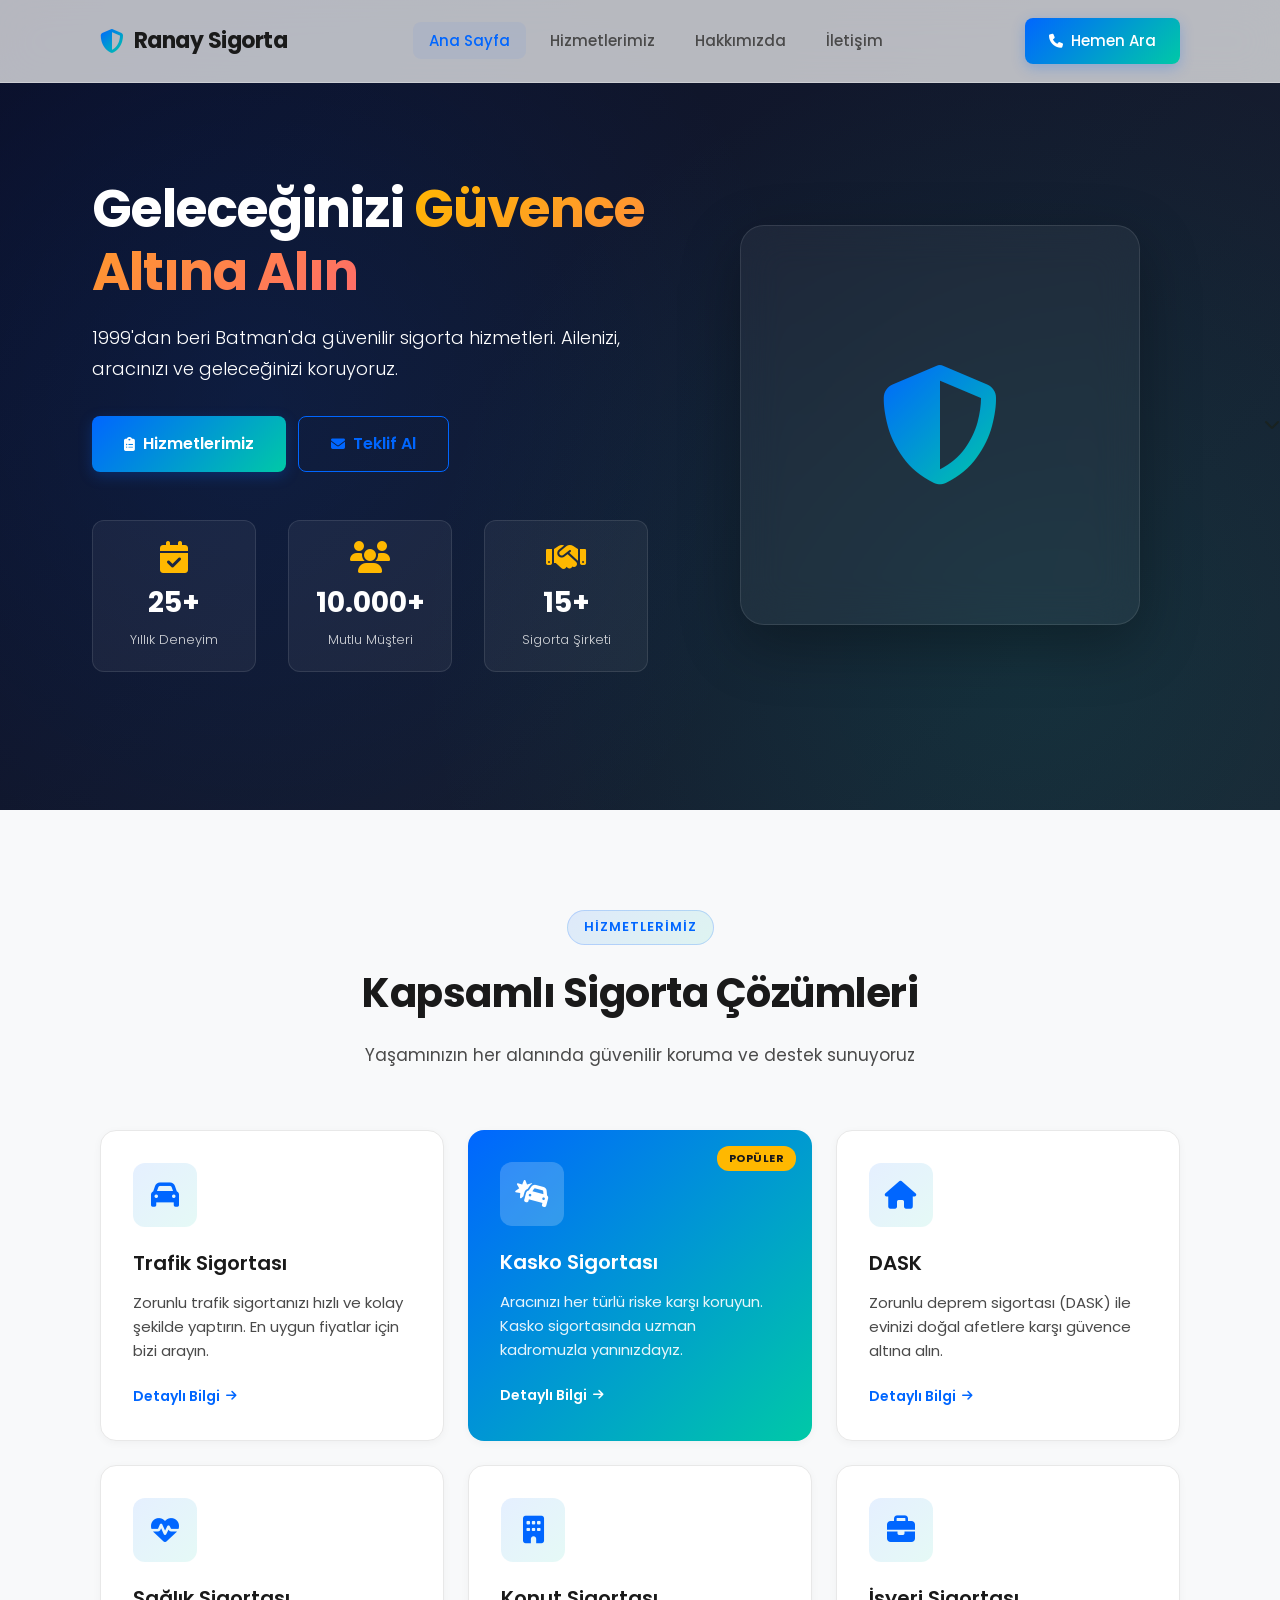
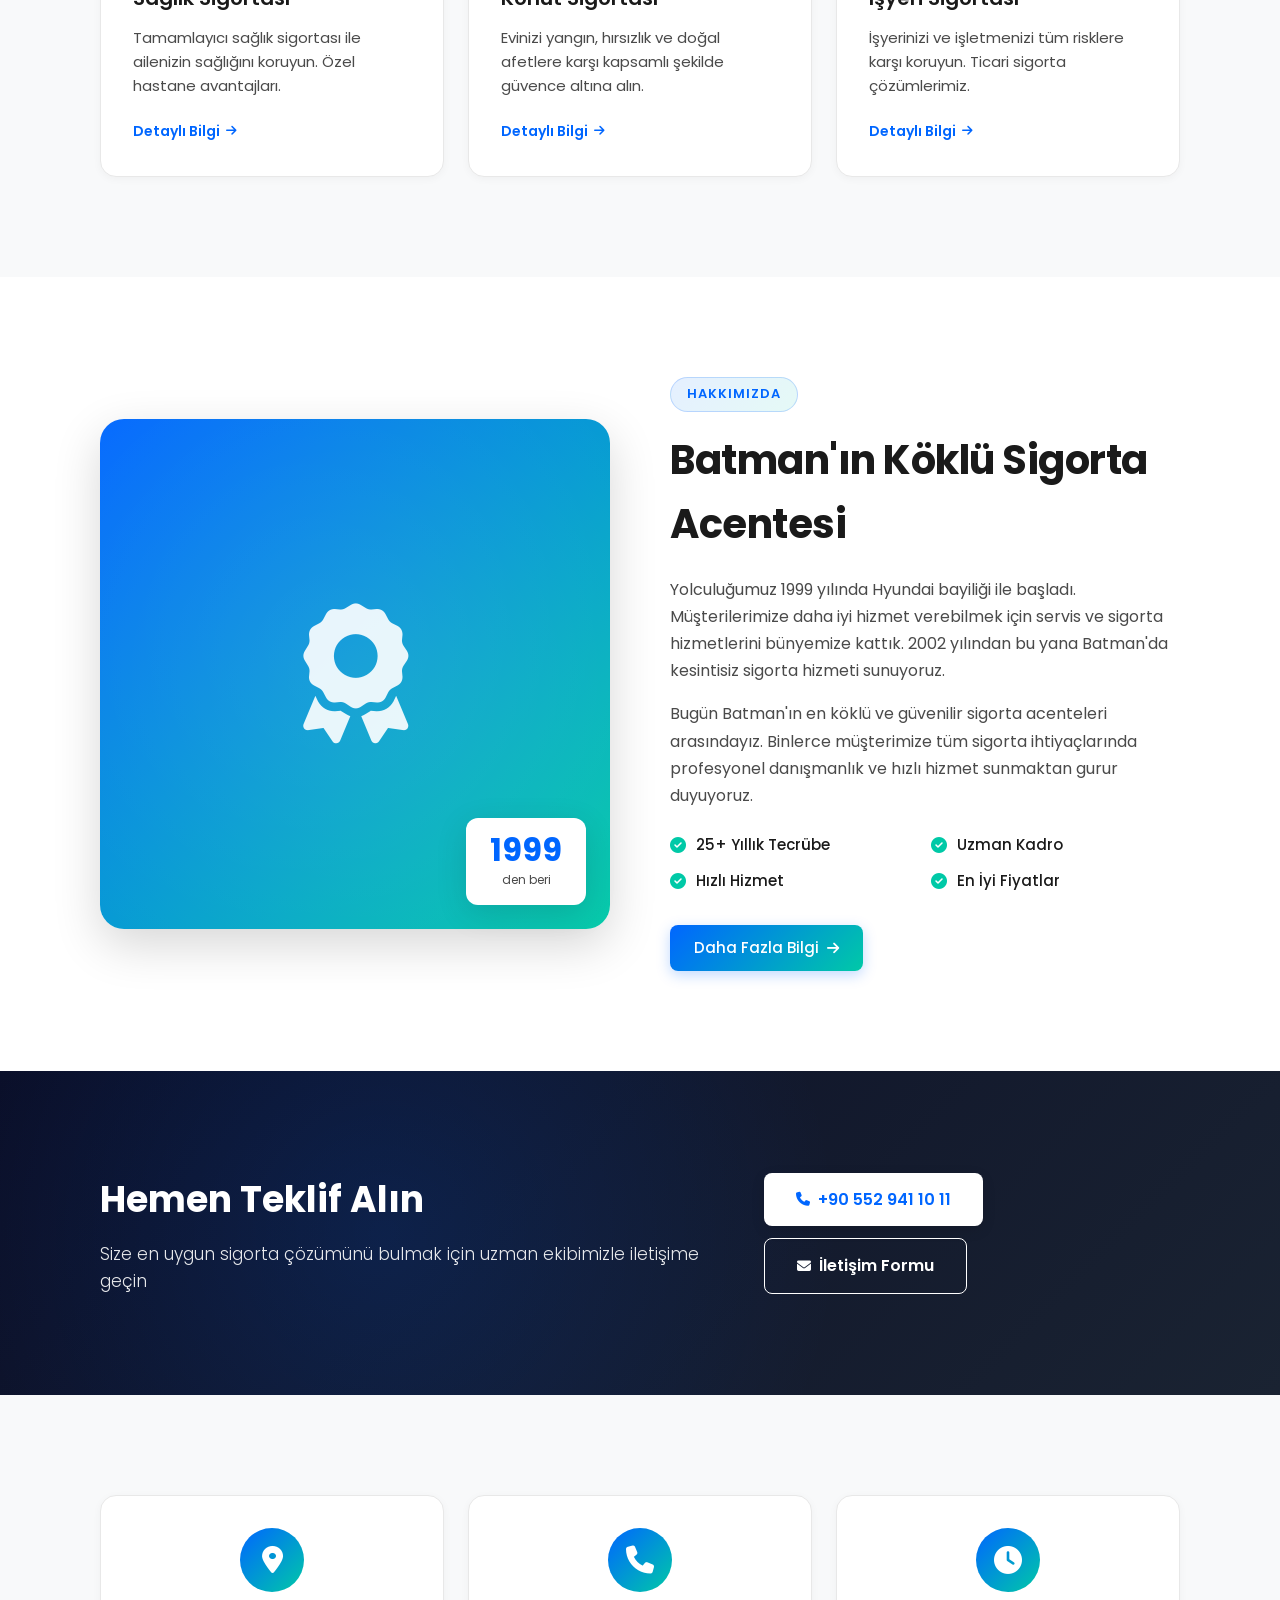
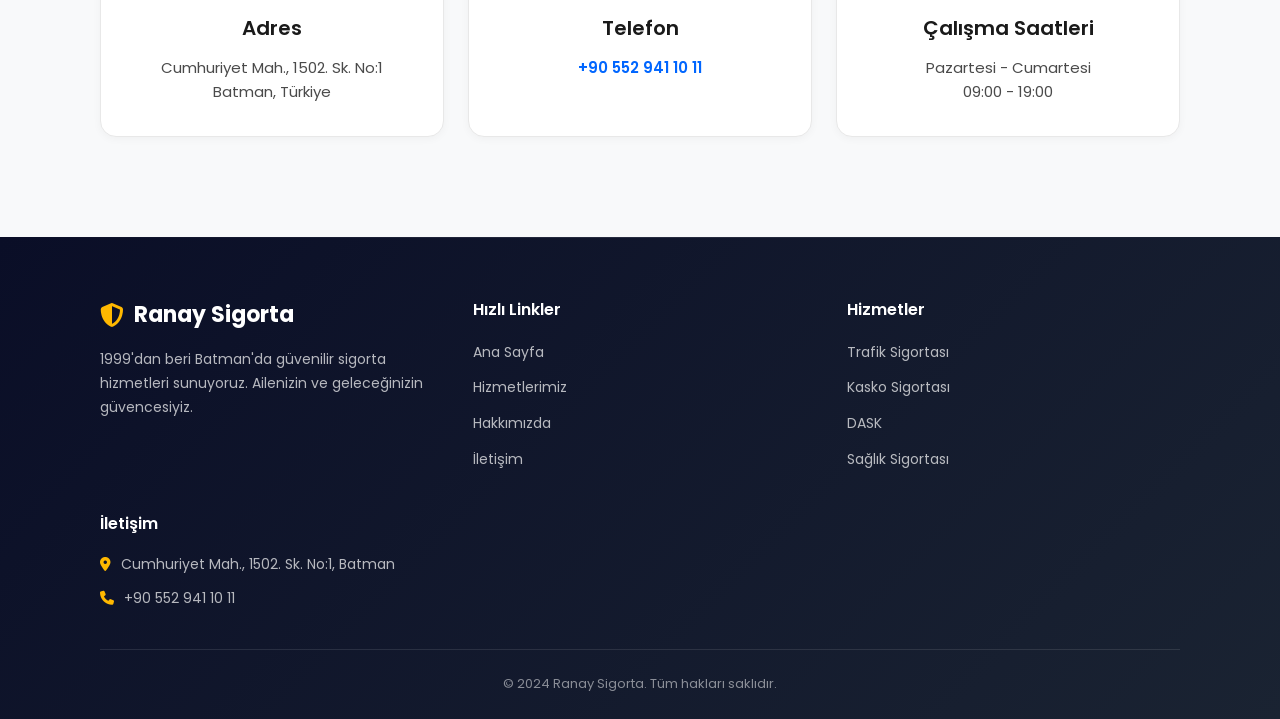
<file: index.html>
<!DOCTYPE html>
<html lang="tr">
<head>
    <meta charset="UTF-8">
    <meta name="viewport" content="width=device-width, initial-scale=1.0">
    <meta name="description" content="Ranay Sigorta - Batman'da 2002'den beri güvenilir sigorta hizmetleri. Trafik, Kasko, Dask, Sağlık ve tüm sigorta çözümleri.">
    <meta name="keywords" content="sigorta, batman, ranay sigorta, trafik sigortası, kasko, dask, sağlık sigortası">
    <title>Ranay Sigorta - Batman'ın Güvenilir Sigorta Acentesi</title>

    <!-- Fonts -->
    <link rel="preconnect" href="https://fonts.googleapis.com">
    <link rel="preconnect" href="https://fonts.gstatic.com" crossorigin>
    <link href="https://fonts.googleapis.com/css2?family=Poppins:wght@300;400;500;600;700&display=swap" rel="stylesheet">

    <!-- Font Awesome Icons -->
    <link rel="stylesheet" href="https://cdnjs.cloudflare.com/ajax/libs/font-awesome/6.4.0/css/all.min.css">

    <!-- CSS -->
    <link rel="stylesheet" href="css/style.css">
</head>
<body>

    <!-- Navigation -->
    <nav class="navbar" id="navbar">
        <div class="container">
            <div class="nav-wrapper">
                <a href="index.html" class="logo">
                    <i class="fas fa-shield-alt"></i>
                    <span>Ranay Sigorta</span>
                </a>

                <ul class="nav-menu" id="navMenu">
                    <li><a href="index.html" class="nav-link active">Ana Sayfa</a></li>
                    <li><a href="hizmetler.html" class="nav-link">Hizmetlerimiz</a></li>
                    <li><a href="hakkimizda.html" class="nav-link">Hakkımızda</a></li>
                    <li><a href="iletisim.html" class="nav-link">İletişim</a></li>
                </ul>

                <div class="nav-actions">
                    <a href="tel:+905529411011" class="btn btn-primary">
                        <i class="fas fa-phone"></i> Hemen Ara
                    </a>
                    <button class="mobile-menu-toggle" id="mobileMenuToggle">
                        <span></span>
                        <span></span>
                        <span></span>
                    </button>
                </div>
            </div>
        </div>
    </nav>

    <!-- Hero Section -->
    <section class="hero">
        <div class="hero-background">
            <div class="hero-overlay"></div>
        </div>
        <div class="container">
            <div class="hero-content">
                <div class="hero-text">
                    <h1 class="hero-title animate-fade-in">
                        Geleceğinizi <span class="highlight">Güvence Altına Alın</span>
                    </h1>
                    <p class="hero-subtitle animate-fade-in-delay-1">
                        1999'dan beri Batman'da güvenilir sigorta hizmetleri.
                        Ailenizi, aracınızı ve geleceğinizi koruyoruz.
                    </p>
                    <div class="hero-buttons animate-fade-in-delay-2">
                        <a href="hizmetler.html" class="btn btn-primary btn-lg">
                            <i class="fas fa-clipboard-list"></i> Hizmetlerimiz
                        </a>
                        <a href="iletisim.html" class="btn btn-outline btn-lg">
                            <i class="fas fa-envelope"></i> Teklif Al
                        </a>
                    </div>
                    <div class="hero-stats animate-fade-in-delay-3">
                        <div class="stat-item">
                            <i class="fas fa-calendar-check"></i>
                            <div class="stat-content">
                                <h3>25+</h3>
                                <p>Yıllık Deneyim</p>
                            </div>
                        </div>
                        <div class="stat-item">
                            <i class="fas fa-users"></i>
                            <div class="stat-content">
                                <h3>10.000+</h3>
                                <p>Mutlu Müşteri</p>
                            </div>
                        </div>
                        <div class="stat-item">
                            <i class="fas fa-handshake"></i>
                            <div class="stat-content">
                                <h3>15+</h3>
                                <p>Sigorta Şirketi</p>
                            </div>
                        </div>
                    </div>
                </div>
                <div class="hero-image animate-float">
                    <div class="hero-card">
                        <i class="fas fa-shield-alt"></i>
                    </div>
                </div>
            </div>
        </div>
        <div class="hero-scroll">
            <i class="fas fa-chevron-down"></i>
        </div>
    </section>

    <!-- Services Section -->
    <section class="services" id="services">
        <div class="container">
            <div class="section-header">
                <span class="section-tag">Hizmetlerimiz</span>
                <h2 class="section-title">Kapsamlı Sigorta Çözümleri</h2>
                <p class="section-description">
                    Yaşamınızın her alanında güvenilir koruma ve destek sunuyoruz
                </p>
            </div>

            <div class="services-grid">
                <div class="service-card">
                    <div class="service-icon">
                        <i class="fas fa-car"></i>
                    </div>
                    <h3 class="service-title">Trafik Sigortası</h3>
                    <p class="service-description">
                        Zorunlu trafik sigortanızı hızlı ve kolay şekilde yaptırın. En uygun fiyatlar için bizi arayın.
                    </p>
                    <a href="hizmetler.html#trafik" class="service-link">
                        Detaylı Bilgi <i class="fas fa-arrow-right"></i>
                    </a>
                </div>

                <div class="service-card featured">
                    <div class="featured-badge">Popüler</div>
                    <div class="service-icon">
                        <i class="fas fa-car-crash"></i>
                    </div>
                    <h3 class="service-title">Kasko Sigortası</h3>
                    <p class="service-description">
                        Aracınızı her türlü riske karşı koruyun. Kasko sigortasında uzman kadromuzla yanınızdayız.
                    </p>
                    <a href="hizmetler.html#kasko" class="service-link">
                        Detaylı Bilgi <i class="fas fa-arrow-right"></i>
                    </a>
                </div>

                <div class="service-card">
                    <div class="service-icon">
                        <i class="fas fa-home"></i>
                    </div>
                    <h3 class="service-title">DASK</h3>
                    <p class="service-description">
                        Zorunlu deprem sigortası (DASK) ile evinizi doğal afetlere karşı güvence altına alın.
                    </p>
                    <a href="hizmetler.html#dask" class="service-link">
                        Detaylı Bilgi <i class="fas fa-arrow-right"></i>
                    </a>
                </div>

                <div class="service-card">
                    <div class="service-icon">
                        <i class="fas fa-heartbeat"></i>
                    </div>
                    <h3 class="service-title">Sağlık Sigortası</h3>
                    <p class="service-description">
                        Tamamlayıcı sağlık sigortası ile ailenizin sağlığını koruyun. Özel hastane avantajları.
                    </p>
                    <a href="hizmetler.html#saglik" class="service-link">
                        Detaylı Bilgi <i class="fas fa-arrow-right"></i>
                    </a>
                </div>

                <div class="service-card">
                    <div class="service-icon">
                        <i class="fas fa-building"></i>
                    </div>
                    <h3 class="service-title">Konut Sigortası</h3>
                    <p class="service-description">
                        Evinizi yangın, hırsızlık ve doğal afetlere karşı kapsamlı şekilde güvence altına alın.
                    </p>
                    <a href="hizmetler.html#konut" class="service-link">
                        Detaylı Bilgi <i class="fas fa-arrow-right"></i>
                    </a>
                </div>

                <div class="service-card">
                    <div class="service-icon">
                        <i class="fas fa-briefcase"></i>
                    </div>
                    <h3 class="service-title">İşyeri Sigortası</h3>
                    <p class="service-description">
                        İşyerinizi ve işletmenizi tüm risklere karşı koruyun. Ticari sigorta çözümlerimiz.
                    </p>
                    <a href="hizmetler.html#isyeri" class="service-link">
                        Detaylı Bilgi <i class="fas fa-arrow-right"></i>
                    </a>
                </div>
            </div>
        </div>
    </section>

    <!-- About Section -->
    <section class="about" id="about">
        <div class="container">
            <div class="about-wrapper">
                <div class="about-image">
                    <div class="about-image-card">
                        <i class="fas fa-award"></i>
                    </div>
                    <div class="about-badge">
                        <span class="badge-year">1999</span>
                        <span class="badge-text">den beri</span>
                    </div>
                </div>
                <div class="about-content">
                    <span class="section-tag">Hakkımızda</span>
                    <h2 class="section-title">Batman'ın Köklü Sigorta Acentesi</h2>
                    <p class="about-text">
                        Yolculuğumuz 1999 yılında Hyundai bayiliği ile başladı. Müşterilerimize daha iyi hizmet verebilmek için servis ve sigorta hizmetlerini bünyemize kattık. 2002 yılından bu yana Batman'da kesintisiz sigorta hizmeti sunuyoruz.
                    </p>
                    <p class="about-text">
                        Bugün Batman'ın en köklü ve güvenilir sigorta acenteleri arasındayız. Binlerce müşterimize tüm sigorta ihtiyaçlarında profesyonel danışmanlık ve hızlı hizmet sunmaktan gurur duyuyoruz.
                    </p>

                    <div class="about-features">
                        <div class="feature-item">
                            <i class="fas fa-check-circle"></i>
                            <span>25+ Yıllık Tecrübe</span>
                        </div>
                        <div class="feature-item">
                            <i class="fas fa-check-circle"></i>
                            <span>Uzman Kadro</span>
                        </div>
                        <div class="feature-item">
                            <i class="fas fa-check-circle"></i>
                            <span>Hızlı Hizmet</span>
                        </div>
                        <div class="feature-item">
                            <i class="fas fa-check-circle"></i>
                            <span>En İyi Fiyatlar</span>
                        </div>
                    </div>

                    <a href="hakkimizda.html" class="btn btn-primary">
                        Daha Fazla Bilgi <i class="fas fa-arrow-right"></i>
                    </a>
                </div>
            </div>
        </div>
    </section>

    <!-- CTA Section -->
    <section class="cta">
        <div class="container">
            <div class="cta-content">
                <div class="cta-text">
                    <h2 class="cta-title">Hemen Teklif Alın</h2>
                    <p class="cta-description">
                        Size en uygun sigorta çözümünü bulmak için uzman ekibimizle iletişime geçin
                    </p>
                </div>
                <div class="cta-actions">
                    <a href="tel:+905529411011" class="btn btn-white btn-lg">
                        <i class="fas fa-phone"></i> +90 552 941 10 11
                    </a>
                    <a href="iletisim.html" class="btn btn-outline-white btn-lg">
                        <i class="fas fa-envelope"></i> İletişim Formu
                    </a>
                </div>
            </div>
        </div>
    </section>

    <!-- Contact Info Section -->
    <section class="contact-info">
        <div class="container">
            <div class="contact-grid">
                <div class="contact-card">
                    <div class="contact-icon">
                        <i class="fas fa-map-marker-alt"></i>
                    </div>
                    <h3>Adres</h3>
                    <p>Cumhuriyet Mah., 1502. Sk. No:1<br>Batman, Türkiye</p>
                </div>
                <div class="contact-card">
                    <div class="contact-icon">
                        <i class="fas fa-phone"></i>
                    </div>
                    <h3>Telefon</h3>
                    <p><a href="tel:+905529411011">+90 552 941 10 11</a></p>
                </div>
                <div class="contact-card">
                    <div class="contact-icon">
                        <i class="fas fa-clock"></i>
                    </div>
                    <h3>Çalışma Saatleri</h3>
                    <p>Pazartesi - Cumartesi<br>09:00 - 19:00</p>
                </div>
            </div>
        </div>
    </section>

    <!-- Footer -->
    <footer class="footer">
        <div class="container">
            <div class="footer-content">
                <div class="footer-column">
                    <div class="footer-logo">
                        <i class="fas fa-shield-alt"></i>
                        <span>Ranay Sigorta</span>
                    </div>
                    <p class="footer-description">
                        1999'dan beri Batman'da güvenilir sigorta hizmetleri sunuyoruz.
                        Ailenizin ve geleceğinizin güvencesiyiz.
                    </p>
                </div>

                <div class="footer-column">
                    <h4 class="footer-title">Hızlı Linkler</h4>
                    <ul class="footer-links">
                        <li><a href="index.html">Ana Sayfa</a></li>
                        <li><a href="hizmetler.html">Hizmetlerimiz</a></li>
                        <li><a href="hakkimizda.html">Hakkımızda</a></li>
                        <li><a href="iletisim.html">İletişim</a></li>
                    </ul>
                </div>

                <div class="footer-column">
                    <h4 class="footer-title">Hizmetler</h4>
                    <ul class="footer-links">
                        <li><a href="hizmetler.html#trafik">Trafik Sigortası</a></li>
                        <li><a href="hizmetler.html#kasko">Kasko Sigortası</a></li>
                        <li><a href="hizmetler.html#dask">DASK</a></li>
                        <li><a href="hizmetler.html#saglik">Sağlık Sigortası</a></li>
                    </ul>
                </div>

                <div class="footer-column">
                    <h4 class="footer-title">İletişim</h4>
                    <ul class="footer-contact">
                        <li>
                            <i class="fas fa-map-marker-alt"></i>
                            <span>Cumhuriyet Mah., 1502. Sk. No:1, Batman</span>
                        </li>
                        <li>
                            <i class="fas fa-phone"></i>
                            <a href="tel:+905529411011">+90 552 941 10 11</a>
                        </li>
                    </ul>
                </div>
            </div>

            <div class="footer-bottom">
                <p>&copy; 2024 Ranay Sigorta. Tüm hakları saklıdır.</p>
            </div>
        </div>
    </footer>

    <!-- JavaScript -->
    <script src="js/main.js"></script>
</body>
</html>
</file>
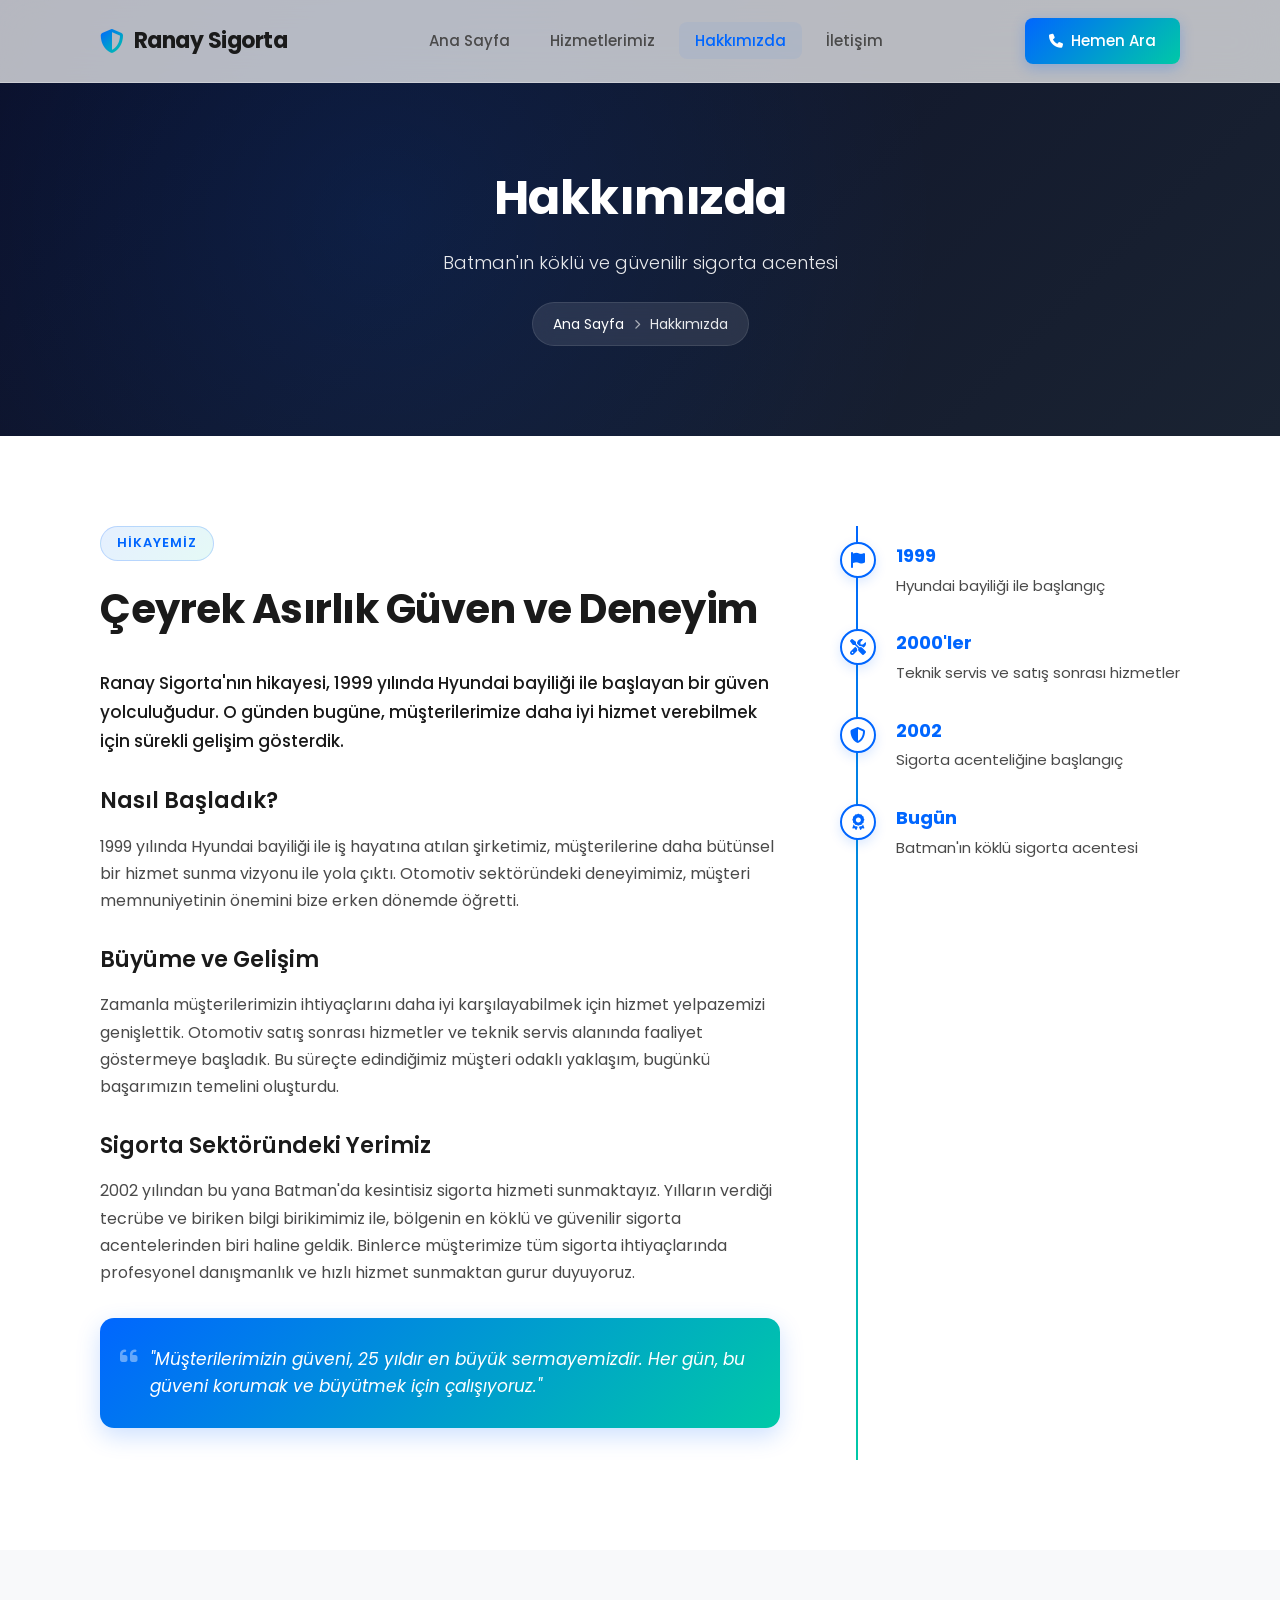
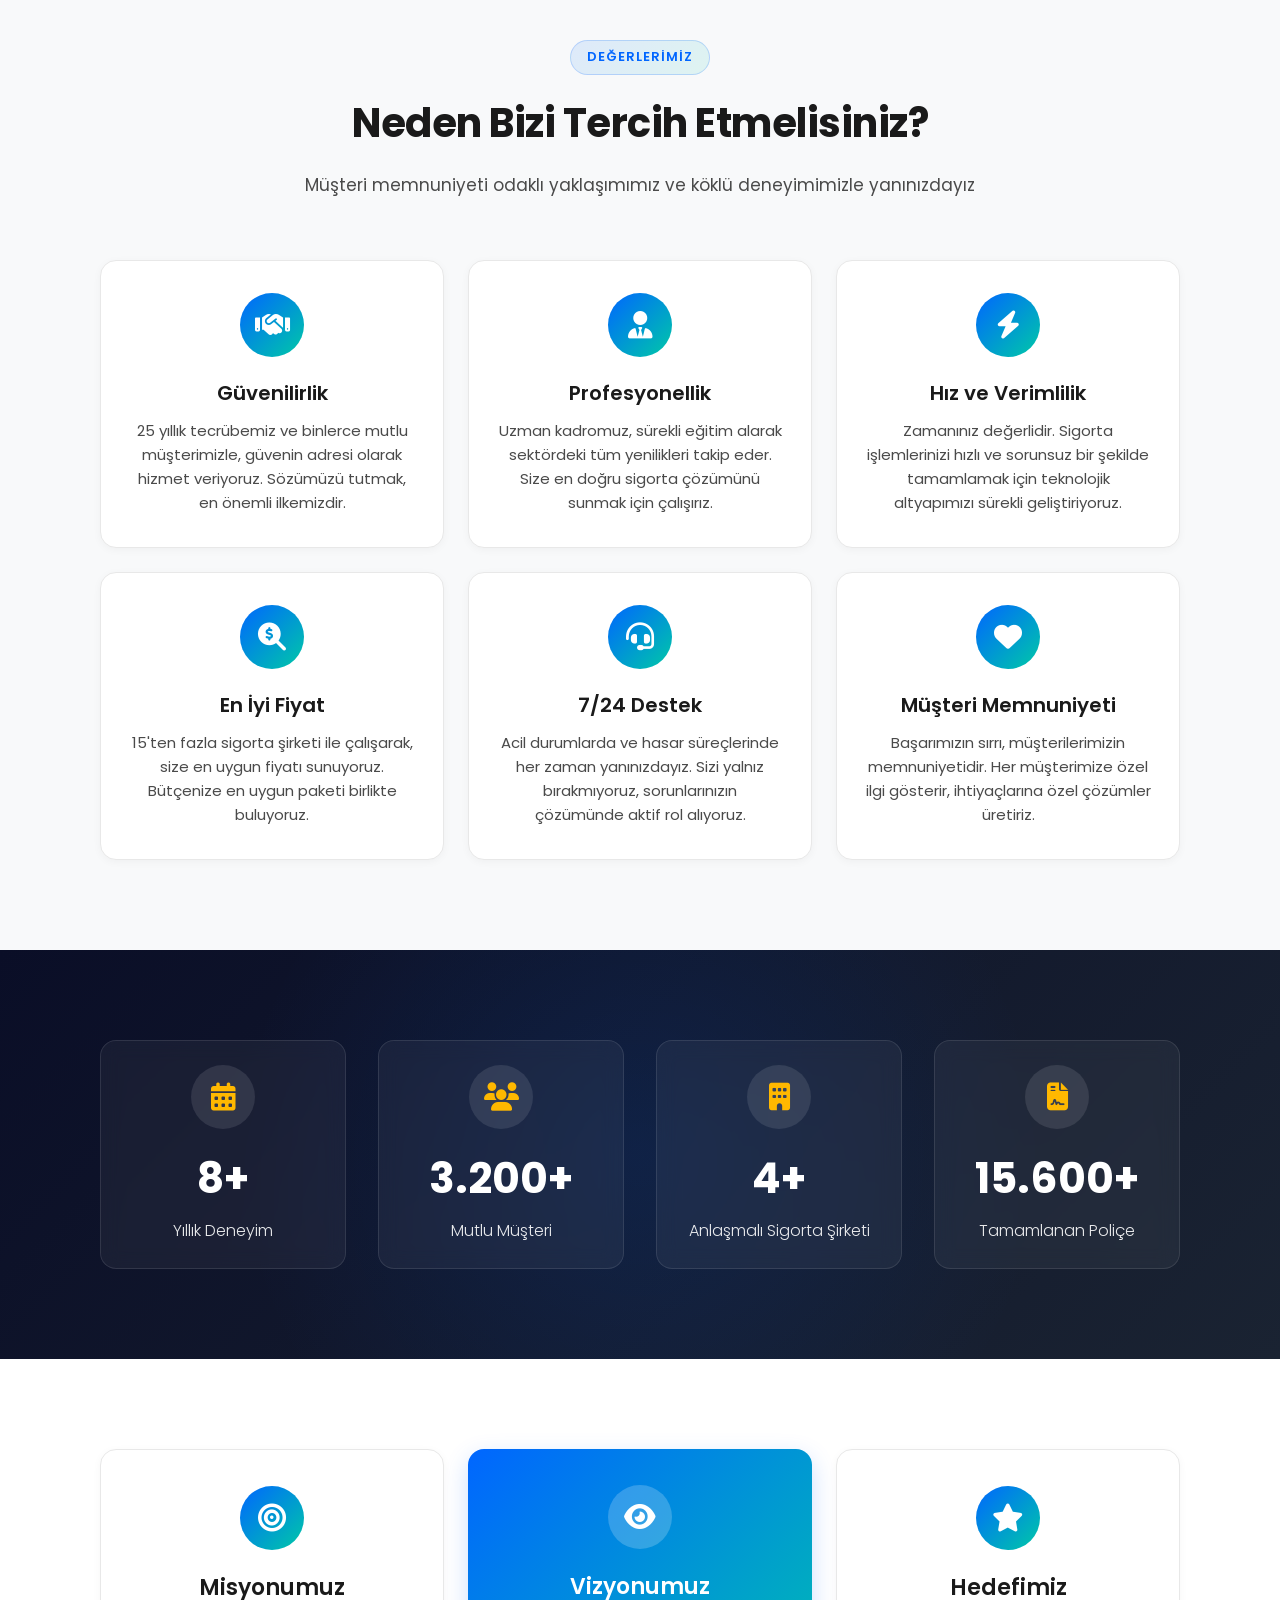
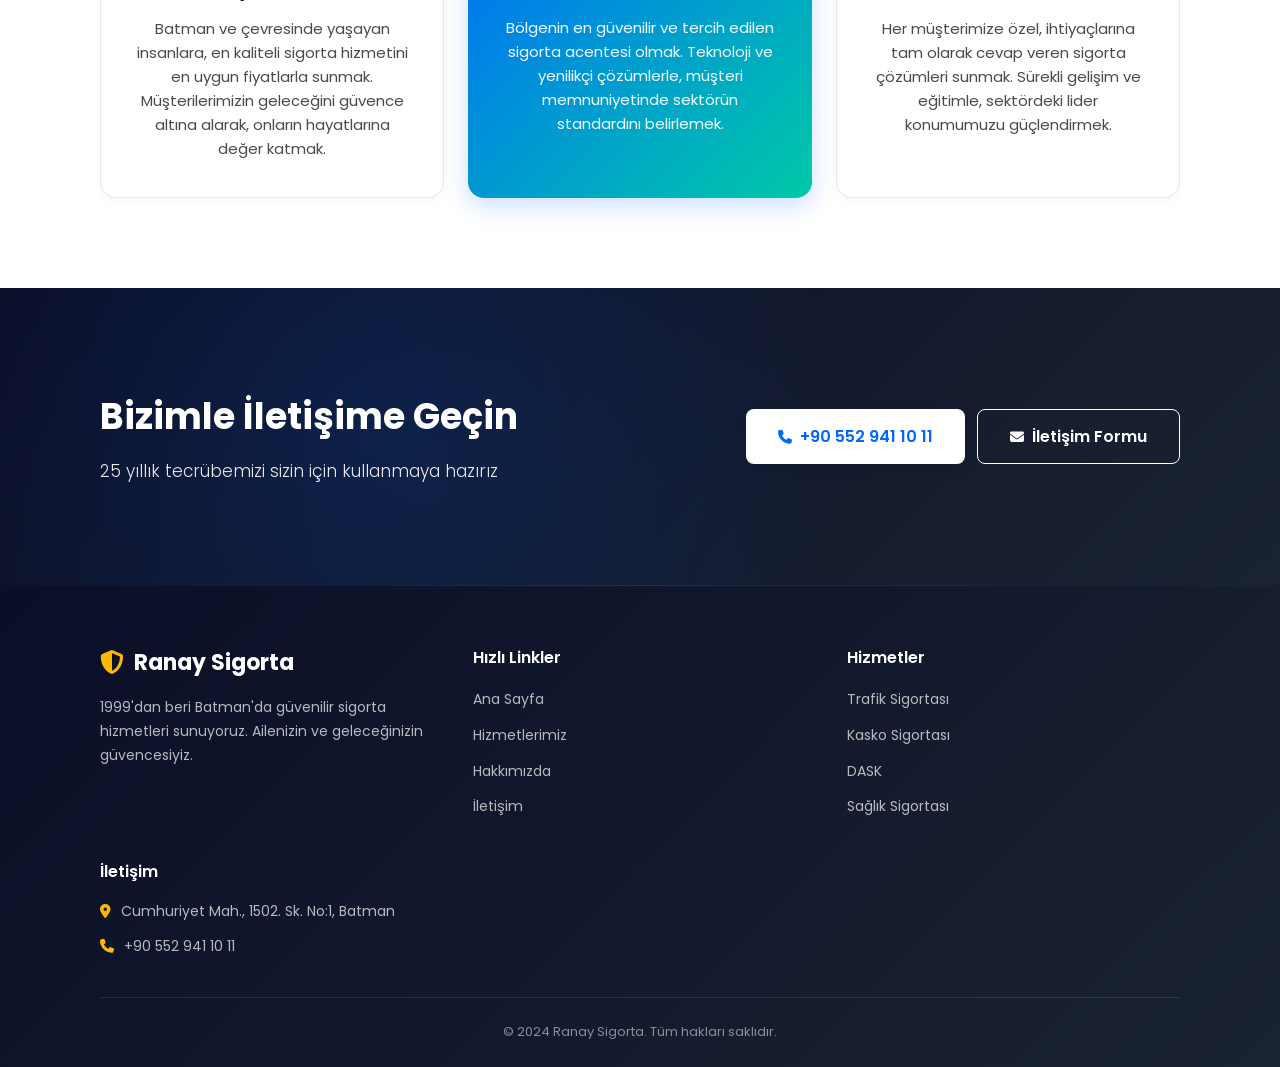
<file: hakkimizda.html>
<!DOCTYPE html>
<html lang="tr">
<head>
    <meta charset="UTF-8">
    <meta name="viewport" content="width=device-width, initial-scale=1.0">
    <meta name="description" content="Ranay Sigorta hakkında: 1999'dan beri Batman'da güvenilir sigorta hizmetleri. Tarihçemiz, değerlerimiz ve vizyonumuz.">
    <title>Hakkımızda - Ranay Sigorta</title>

    <!-- Fonts -->
    <link rel="preconnect" href="https://fonts.googleapis.com">
    <link rel="preconnect" href="https://fonts.gstatic.com" crossorigin>
    <link href="https://fonts.googleapis.com/css2?family=Poppins:wght@300;400;500;600;700&display=swap" rel="stylesheet">

    <!-- Font Awesome Icons -->
    <link rel="stylesheet" href="https://cdnjs.cloudflare.com/ajax/libs/font-awesome/6.4.0/css/all.min.css">

    <!-- CSS -->
    <link rel="stylesheet" href="css/style.css">
    <link rel="stylesheet" href="css/pages.css">
</head>
<body>

    <!-- Navigation -->
    <nav class="navbar" id="navbar">
        <div class="container">
            <div class="nav-wrapper">
                <a href="index.html" class="logo">
                    <i class="fas fa-shield-alt"></i>
                    <span>Ranay Sigorta</span>
                </a>

                <ul class="nav-menu" id="navMenu">
                    <li><a href="index.html" class="nav-link">Ana Sayfa</a></li>
                    <li><a href="hizmetler.html" class="nav-link">Hizmetlerimiz</a></li>
                    <li><a href="hakkimizda.html" class="nav-link active">Hakkımızda</a></li>
                    <li><a href="iletisim.html" class="nav-link">İletişim</a></li>
                </ul>

                <div class="nav-actions">
                    <a href="tel:+905529411011" class="btn btn-primary">
                        <i class="fas fa-phone"></i> Hemen Ara
                    </a>
                    <button class="mobile-menu-toggle" id="mobileMenuToggle">
                        <span></span>
                        <span></span>
                        <span></span>
                    </button>
                </div>
            </div>
        </div>
    </nav>

    <!-- Page Header -->
    <section class="page-header">
        <div class="page-header-bg"></div>
        <div class="container">
            <div class="page-header-content">
                <h1 class="page-title">Hakkımızda</h1>
                <p class="page-subtitle">Batman'ın köklü ve güvenilir sigorta acentesi</p>
                <div class="breadcrumb">
                    <a href="index.html">Ana Sayfa</a>
                    <i class="fas fa-chevron-right"></i>
                    <span>Hakkımızda</span>
                </div>
            </div>
        </div>
    </section>

    <!-- Story Section -->
    <section class="story-section">
        <div class="container">
            <div class="story-wrapper">
                <div class="story-content">
                    <span class="section-tag">Hikayemiz</span>
                    <h2 class="section-title">Çeyrek Asırlık Güven ve Deneyim</h2>

                    <div class="story-text">
                        <p class="lead-text">
                            Ranay Sigorta'nın hikayesi, 1999 yılında Hyundai bayiliği ile başlayan bir güven yolculuğudur. O günden bugüne, müşterilerimize daha iyi hizmet verebilmek için sürekli gelişim gösterdik.
                        </p>

                        <h3>Nasıl Başladık?</h3>
                        <p>
                            1999 yılında Hyundai bayiliği ile iş hayatına atılan şirketimiz, müşterilerine daha bütünsel bir hizmet sunma vizyonu ile yola çıktı. Otomotiv sektöründeki deneyimimiz, müşteri memnuniyetinin önemini bize erken dönemde öğretti.
                        </p>

                        <h3>Büyüme ve Gelişim</h3>
                        <p>
                            Zamanla müşterilerimizin ihtiyaçlarını daha iyi karşılayabilmek için hizmet yelpazemizi genişlettik. Otomotiv satış sonrası hizmetler ve teknik servis alanında faaliyet göstermeye başladık. Bu süreçte edindiğimiz müşteri odaklı yaklaşım, bugünkü başarımızın temelini oluşturdu.
                        </p>

                        <h3>Sigorta Sektöründeki Yerimiz</h3>
                        <p>
                            2002 yılından bu yana Batman'da kesintisiz sigorta hizmeti sunmaktayız. Yılların verdiği tecrübe ve biriken bilgi birikimimiz ile, bölgenin en köklü ve güvenilir sigorta acentelerinden biri haline geldik. Binlerce müşterimize tüm sigorta ihtiyaçlarında profesyonel danışmanlık ve hızlı hizmet sunmaktan gurur duyuyoruz.
                        </p>

                        <div class="highlight-box">
                            <i class="fas fa-quote-left"></i>
                            <p>
                                "Müşterilerimizin güveni, 25 yıldır en büyük sermayemizdir. Her gün, bu güveni korumak ve büyütmek için çalışıyoruz."
                            </p>
                        </div>
                    </div>
                </div>

                <div class="story-timeline">
                    <div class="timeline-item">
                        <div class="timeline-icon">
                            <i class="fas fa-flag"></i>
                        </div>
                        <div class="timeline-content">
                            <h4>1999</h4>
                            <p>Hyundai bayiliği ile başlangıç</p>
                        </div>
                    </div>

                    <div class="timeline-item">
                        <div class="timeline-icon">
                            <i class="fas fa-tools"></i>
                        </div>
                        <div class="timeline-content">
                            <h4>2000'ler</h4>
                            <p>Teknik servis ve satış sonrası hizmetler</p>
                        </div>
                    </div>

                    <div class="timeline-item">
                        <div class="timeline-icon">
                            <i class="fas fa-shield-alt"></i>
                        </div>
                        <div class="timeline-content">
                            <h4>2002</h4>
                            <p>Sigorta acenteliğine başlangıç</p>
                        </div>
                    </div>

                    <div class="timeline-item">
                        <div class="timeline-icon">
                            <i class="fas fa-award"></i>
                        </div>
                        <div class="timeline-content">
                            <h4>Bugün</h4>
                            <p>Batman'ın köklü sigorta acentesi</p>
                        </div>
                    </div>
                </div>
            </div>
        </div>
    </section>

    <!-- Values Section -->
    <section class="values-section">
        <div class="container">
            <div class="section-header">
                <span class="section-tag">Değerlerimiz</span>
                <h2 class="section-title">Neden Bizi Tercih Etmelisiniz?</h2>
                <p class="section-description">
                    Müşteri memnuniyeti odaklı yaklaşımımız ve köklü deneyimimizle yanınızdayız
                </p>
            </div>

            <div class="values-grid">
                <div class="value-card">
                    <div class="value-icon">
                        <i class="fas fa-handshake"></i>
                    </div>
                    <h3>Güvenilirlik</h3>
                    <p>
                        25 yıllık tecrübemiz ve binlerce mutlu müşterimizle, güvenin adresi olarak hizmet veriyoruz. Sözümüzü tutmak, en önemli ilkemizdir.
                    </p>
                </div>

                <div class="value-card">
                    <div class="value-icon">
                        <i class="fas fa-user-tie"></i>
                    </div>
                    <h3>Profesyonellik</h3>
                    <p>
                        Uzman kadromuz, sürekli eğitim alarak sektördeki tüm yenilikleri takip eder. Size en doğru sigorta çözümünü sunmak için çalışırız.
                    </p>
                </div>

                <div class="value-card">
                    <div class="value-icon">
                        <i class="fas fa-bolt"></i>
                    </div>
                    <h3>Hız ve Verimlilik</h3>
                    <p>
                        Zamanınız değerlidir. Sigorta işlemlerinizi hızlı ve sorunsuz bir şekilde tamamlamak için teknolojik altyapımızı sürekli geliştiriyoruz.
                    </p>
                </div>

                <div class="value-card">
                    <div class="value-icon">
                        <i class="fas fa-search-dollar"></i>
                    </div>
                    <h3>En İyi Fiyat</h3>
                    <p>
                        15'ten fazla sigorta şirketi ile çalışarak, size en uygun fiyatı sunuyoruz. Bütçenize en uygun paketi birlikte buluyoruz.
                    </p>
                </div>

                <div class="value-card">
                    <div class="value-icon">
                        <i class="fas fa-headset"></i>
                    </div>
                    <h3>7/24 Destek</h3>
                    <p>
                        Acil durumlarda ve hasar süreçlerinde her zaman yanınızdayız. Sizi yalnız bırakmıyoruz, sorunlarınızın çözümünde aktif rol alıyoruz.
                    </p>
                </div>

                <div class="value-card">
                    <div class="value-icon">
                        <i class="fas fa-heart"></i>
                    </div>
                    <h3>Müşteri Memnuniyeti</h3>
                    <p>
                        Başarımızın sırrı, müşterilerimizin memnuniyetidir. Her müşterimize özel ilgi gösterir, ihtiyaçlarına özel çözümler üretiriz.
                    </p>
                </div>
            </div>
        </div>
    </section>

    <!-- Stats Section -->
    <section class="stats-section">
        <div class="container">
            <div class="stats-grid">
                <div class="stat-card">
                    <div class="stat-icon">
                        <i class="fas fa-calendar-alt"></i>
                    </div>
                    <div class="stat-number" data-target="25">0</div>
                    <div class="stat-label">Yıllık Deneyim</div>
                </div>

                <div class="stat-card">
                    <div class="stat-icon">
                        <i class="fas fa-users"></i>
                    </div>
                    <div class="stat-number" data-target="10000">0</div>
                    <div class="stat-label">Mutlu Müşteri</div>
                </div>

                <div class="stat-card">
                    <div class="stat-icon">
                        <i class="fas fa-building"></i>
                    </div>
                    <div class="stat-number" data-target="15">0</div>
                    <div class="stat-label">Anlaşmalı Sigorta Şirketi</div>
                </div>

                <div class="stat-card">
                    <div class="stat-icon">
                        <i class="fas fa-file-contract"></i>
                    </div>
                    <div class="stat-number" data-target="50000">0</div>
                    <div class="stat-label">Tamamlanan Poliçe</div>
                </div>
            </div>
        </div>
    </section>

    <!-- Mission Section -->
    <section class="mission-section">
        <div class="container">
            <div class="mission-grid">
                <div class="mission-card">
                    <div class="mission-icon">
                        <i class="fas fa-bullseye"></i>
                    </div>
                    <h3>Misyonumuz</h3>
                    <p>
                        Batman ve çevresinde yaşayan insanlara, en kaliteli sigorta hizmetini en uygun fiyatlarla sunmak. Müşterilerimizin geleceğini güvence altına alarak, onların hayatlarına değer katmak.
                    </p>
                </div>

                <div class="mission-card featured">
                    <div class="mission-icon">
                        <i class="fas fa-eye"></i>
                    </div>
                    <h3>Vizyonumuz</h3>
                    <p>
                        Bölgenin en güvenilir ve tercih edilen sigorta acentesi olmak. Teknoloji ve yenilikçi çözümlerle, müşteri memnuniyetinde sektörün standardını belirlemek.
                    </p>
                </div>

                <div class="mission-card">
                    <div class="mission-icon">
                        <i class="fas fa-star"></i>
                    </div>
                    <h3>Hedefimiz</h3>
                    <p>
                        Her müşterimize özel, ihtiyaçlarına tam olarak cevap veren sigorta çözümleri sunmak. Sürekli gelişim ve eğitimle, sektördeki lider konumumuzu güçlendirmek.
                    </p>
                </div>
            </div>
        </div>
    </section>

    <!-- CTA Section -->
    <section class="cta">
        <div class="container">
            <div class="cta-content">
                <div class="cta-text">
                    <h2 class="cta-title">Bizimle İletişime Geçin</h2>
                    <p class="cta-description">
                        25 yıllık tecrübemizi sizin için kullanmaya hazırız
                    </p>
                </div>
                <div class="cta-actions">
                    <a href="tel:+905529411011" class="btn btn-white btn-lg">
                        <i class="fas fa-phone"></i> +90 552 941 10 11
                    </a>
                    <a href="iletisim.html" class="btn btn-outline-white btn-lg">
                        <i class="fas fa-envelope"></i> İletişim Formu
                    </a>
                </div>
            </div>
        </div>
    </section>

    <!-- Footer -->
    <footer class="footer">
        <div class="container">
            <div class="footer-content">
                <div class="footer-column">
                    <div class="footer-logo">
                        <i class="fas fa-shield-alt"></i>
                        <span>Ranay Sigorta</span>
                    </div>
                    <p class="footer-description">
                        1999'dan beri Batman'da güvenilir sigorta hizmetleri sunuyoruz.
                        Ailenizin ve geleceğinizin güvencesiyiz.
                    </p>
                </div>

                <div class="footer-column">
                    <h4 class="footer-title">Hızlı Linkler</h4>
                    <ul class="footer-links">
                        <li><a href="index.html">Ana Sayfa</a></li>
                        <li><a href="hizmetler.html">Hizmetlerimiz</a></li>
                        <li><a href="hakkimizda.html">Hakkımızda</a></li>
                        <li><a href="iletisim.html">İletişim</a></li>
                    </ul>
                </div>

                <div class="footer-column">
                    <h4 class="footer-title">Hizmetler</h4>
                    <ul class="footer-links">
                        <li><a href="hizmetler.html#trafik">Trafik Sigortası</a></li>
                        <li><a href="hizmetler.html#kasko">Kasko Sigortası</a></li>
                        <li><a href="hizmetler.html#dask">DASK</a></li>
                        <li><a href="hizmetler.html#saglik">Sağlık Sigortası</a></li>
                    </ul>
                </div>

                <div class="footer-column">
                    <h4 class="footer-title">İletişim</h4>
                    <ul class="footer-contact">
                        <li>
                            <i class="fas fa-map-marker-alt"></i>
                            <span>Cumhuriyet Mah., 1502. Sk. No:1, Batman</span>
                        </li>
                        <li>
                            <i class="fas fa-phone"></i>
                            <a href="tel:+905529411011">+90 552 941 10 11</a>
                        </li>
                    </ul>
                </div>
            </div>

            <div class="footer-bottom">
                <p>&copy; 2024 Ranay Sigorta. Tüm hakları saklıdır.</p>
            </div>
        </div>
    </footer>

    <!-- JavaScript -->
    <script src="js/main.js"></script>
    <script src="js/stats-counter.js"></script>
</body>
</html>
</file>
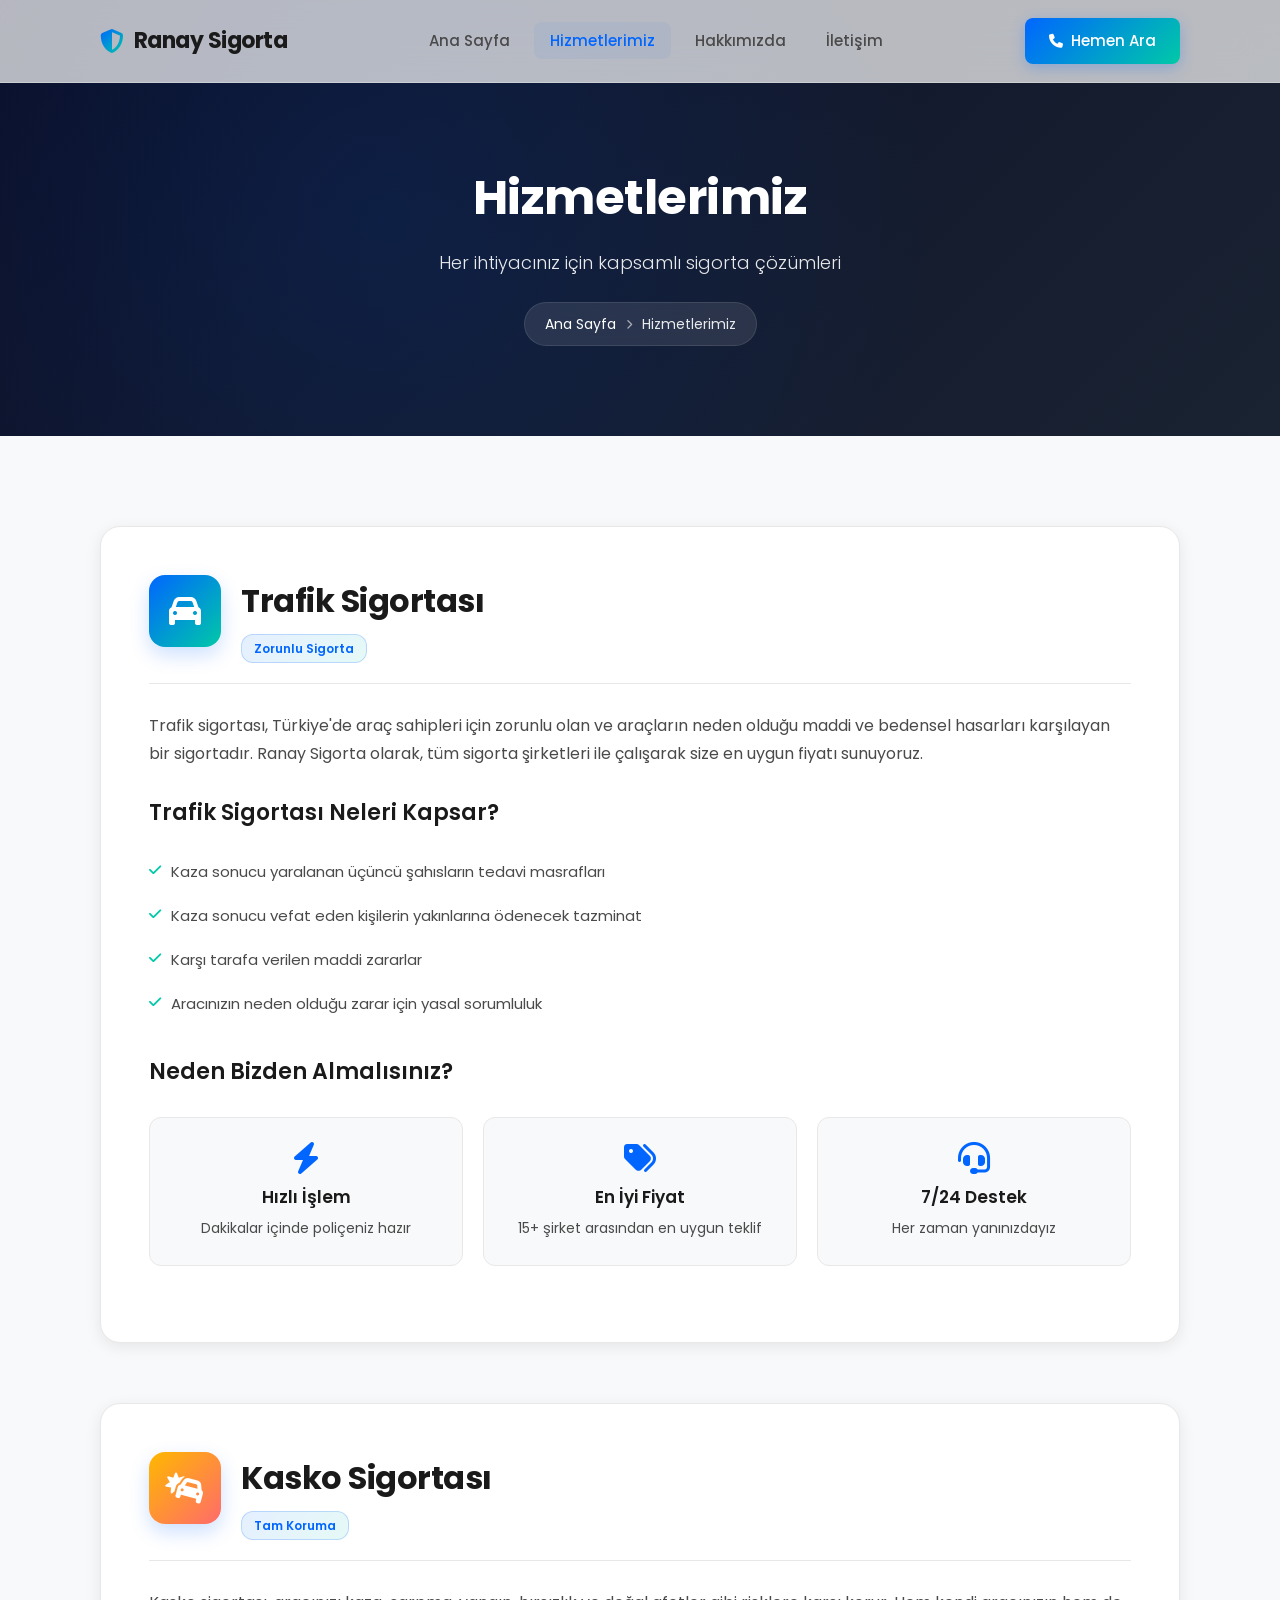
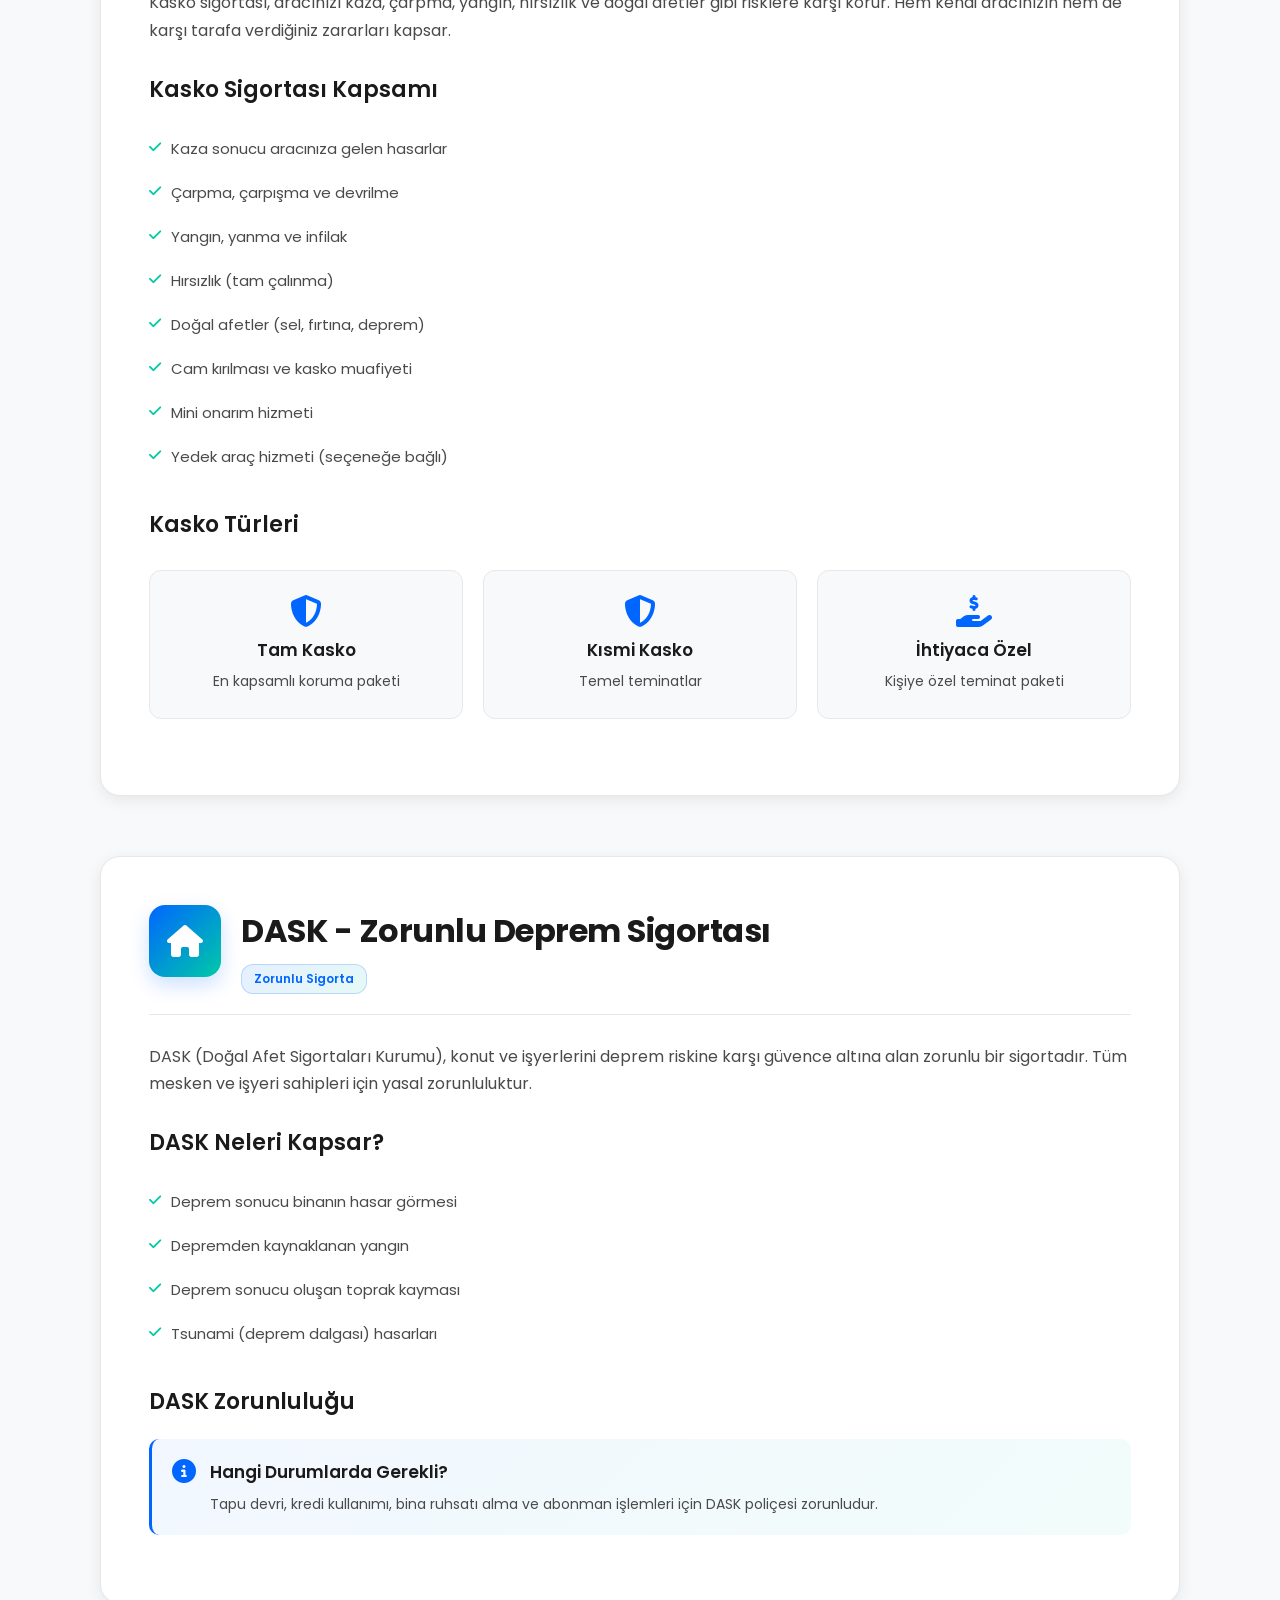
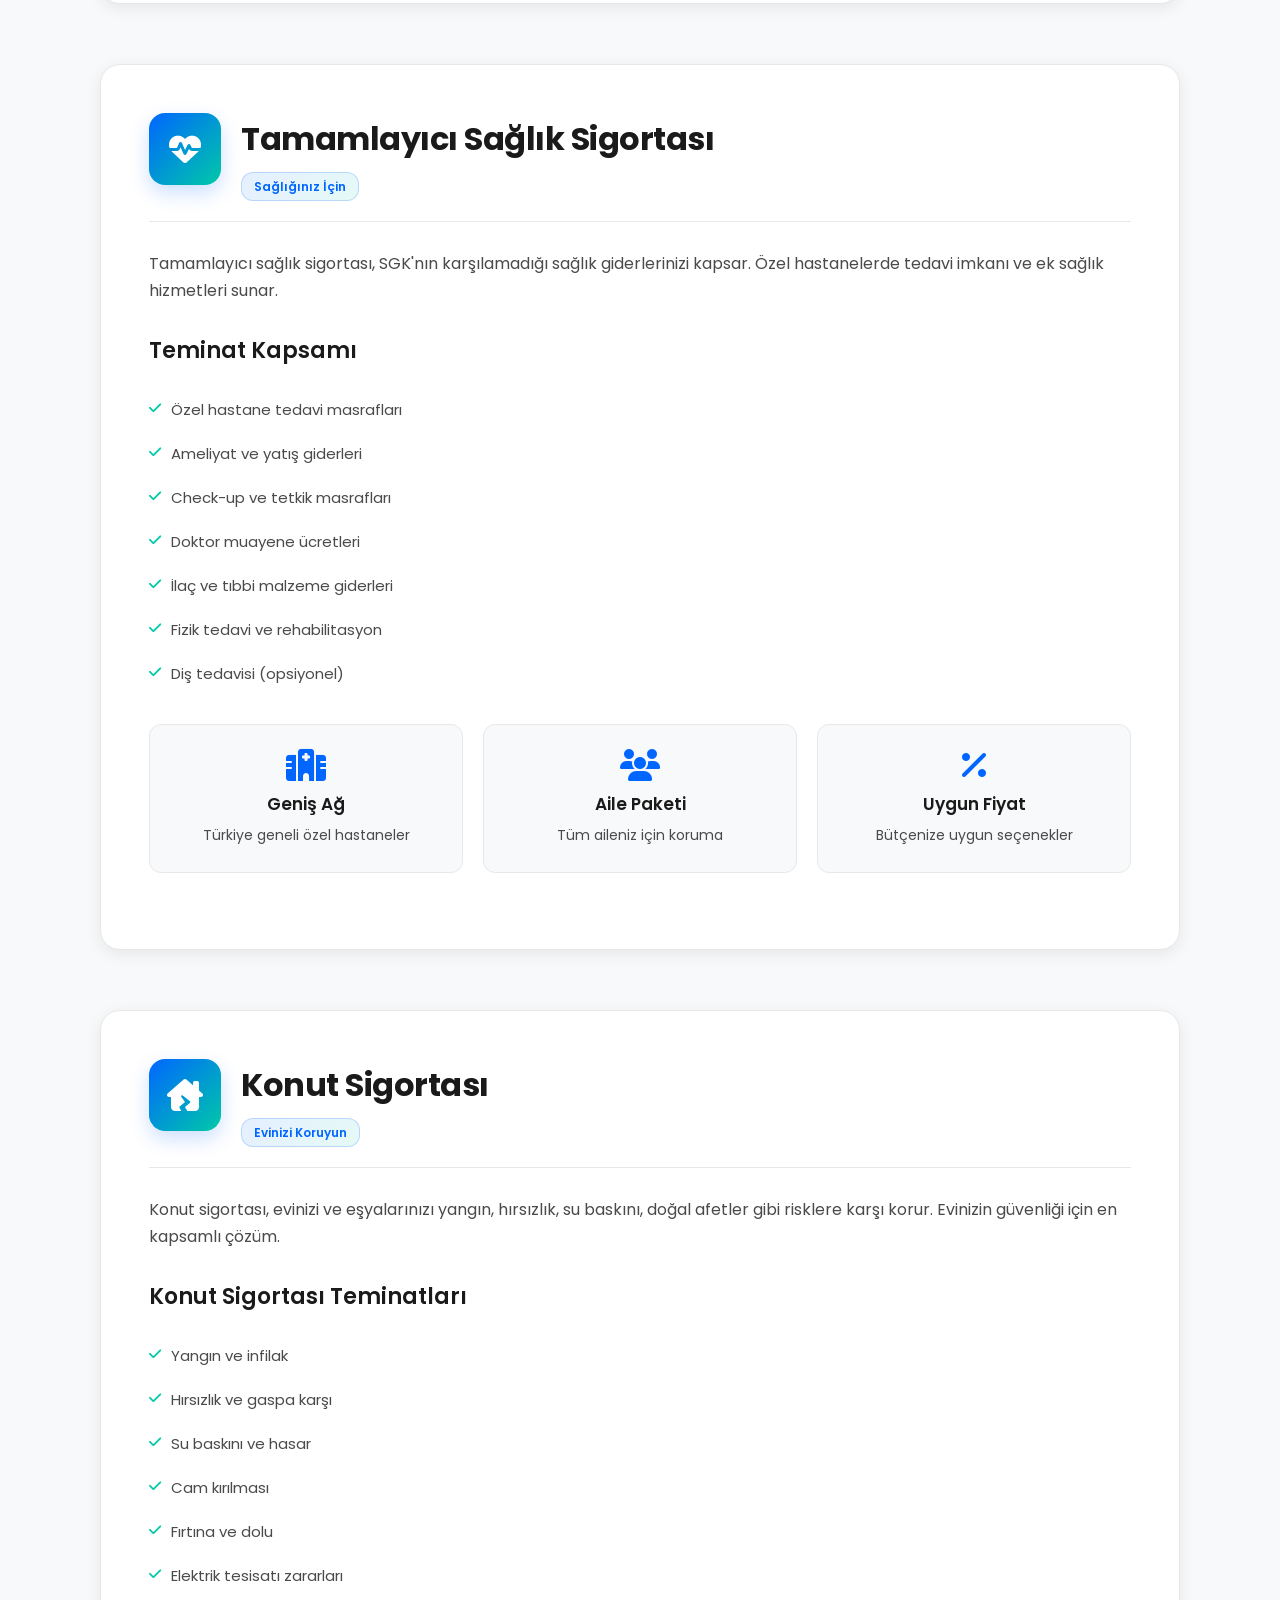
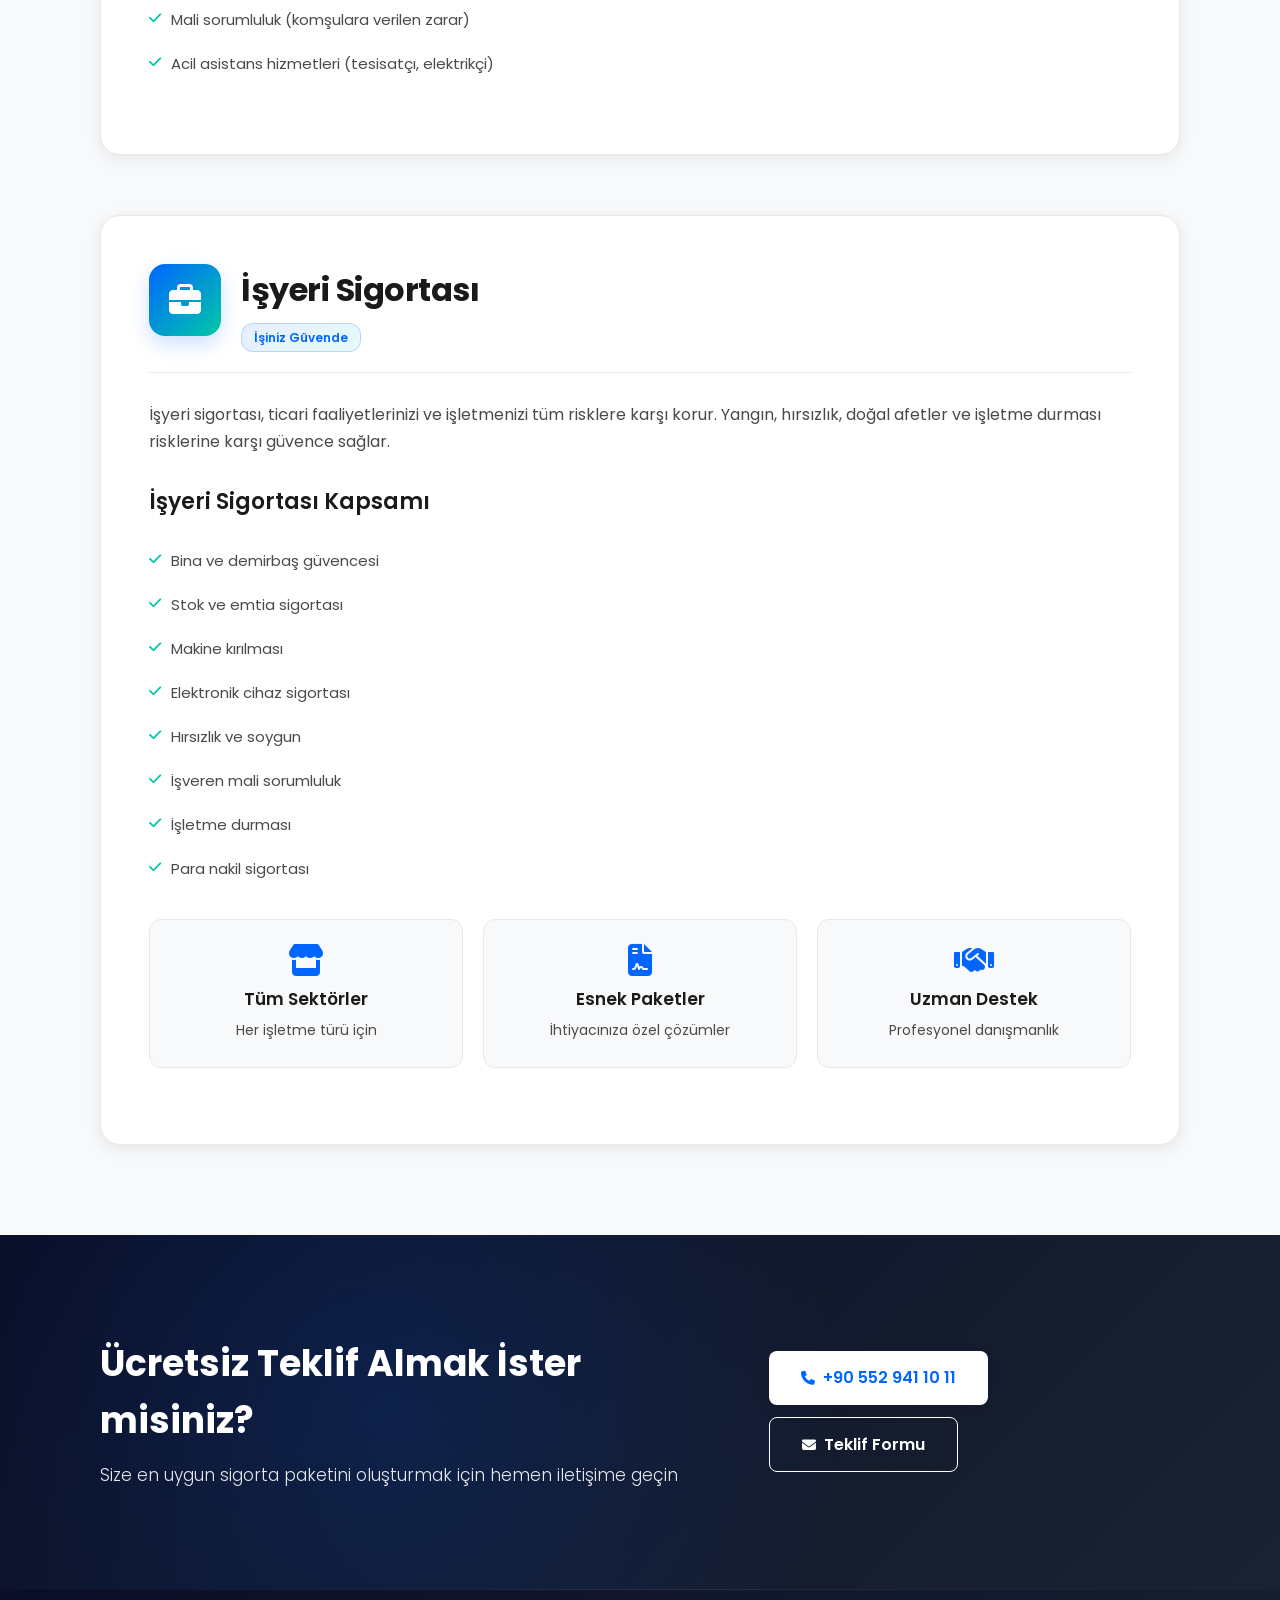
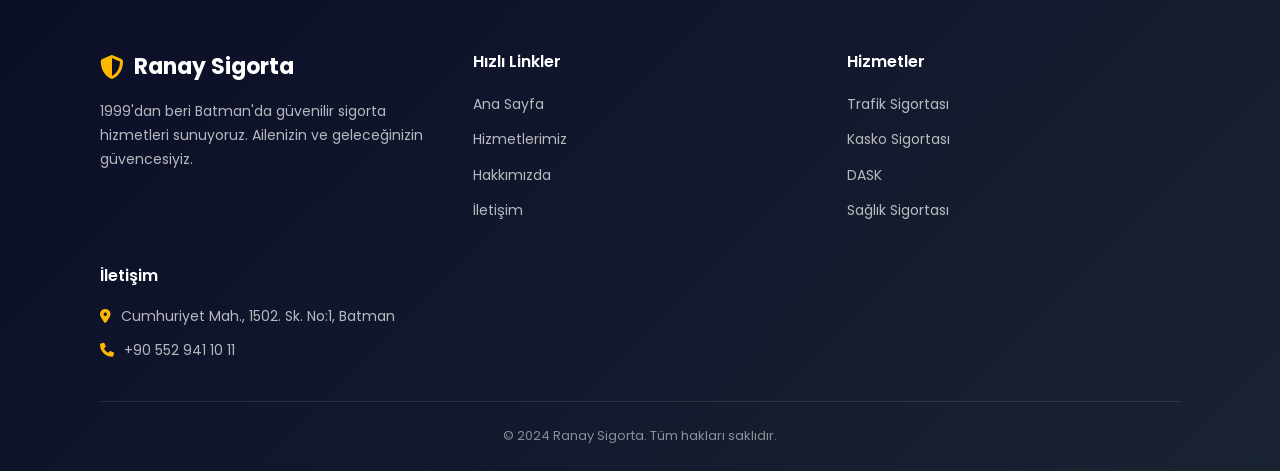
<file: hizmetler.html>
<!DOCTYPE html>
<html lang="tr">
<head>
    <meta charset="UTF-8">
    <meta name="viewport" content="width=device-width, initial-scale=1.0">
    <meta name="description" content="Ranay Sigorta hizmetleri: Trafik, Kasko, DASK, Sağlık, Konut ve İşyeri sigortası. Batman'da güvenilir sigorta çözümleri.">
    <title>Hizmetlerimiz - Ranay Sigorta</title>

    <!-- Fonts -->
    <link rel="preconnect" href="https://fonts.googleapis.com">
    <link rel="preconnect" href="https://fonts.gstatic.com" crossorigin>
    <link href="https://fonts.googleapis.com/css2?family=Poppins:wght@300;400;500;600;700&display=swap" rel="stylesheet">

    <!-- Font Awesome Icons -->
    <link rel="stylesheet" href="https://cdnjs.cloudflare.com/ajax/libs/font-awesome/6.4.0/css/all.min.css">

    <!-- CSS -->
    <link rel="stylesheet" href="css/style.css">
    <link rel="stylesheet" href="css/pages.css">
</head>
<body>

    <!-- Navigation -->
    <nav class="navbar" id="navbar">
        <div class="container">
            <div class="nav-wrapper">
                <a href="index.html" class="logo">
                    <i class="fas fa-shield-alt"></i>
                    <span>Ranay Sigorta</span>
                </a>

                <ul class="nav-menu" id="navMenu">
                    <li><a href="index.html" class="nav-link">Ana Sayfa</a></li>
                    <li><a href="hizmetler.html" class="nav-link active">Hizmetlerimiz</a></li>
                    <li><a href="hakkimizda.html" class="nav-link">Hakkımızda</a></li>
                    <li><a href="iletisim.html" class="nav-link">İletişim</a></li>
                </ul>

                <div class="nav-actions">
                    <a href="tel:+905529411011" class="btn btn-primary">
                        <i class="fas fa-phone"></i> Hemen Ara
                    </a>
                    <button class="mobile-menu-toggle" id="mobileMenuToggle">
                        <span></span>
                        <span></span>
                        <span></span>
                    </button>
                </div>
            </div>
        </div>
    </nav>

    <!-- Page Header -->
    <section class="page-header">
        <div class="page-header-bg"></div>
        <div class="container">
            <div class="page-header-content">
                <h1 class="page-title">Hizmetlerimiz</h1>
                <p class="page-subtitle">Her ihtiyacınız için kapsamlı sigorta çözümleri</p>
                <div class="breadcrumb">
                    <a href="index.html">Ana Sayfa</a>
                    <i class="fas fa-chevron-right"></i>
                    <span>Hizmetlerimiz</span>
                </div>
            </div>
        </div>
    </section>

    <!-- Services Detail Section -->
    <section class="services-detail">
        <div class="container">
            <!-- Trafik Sigortası -->
            <div class="service-detail-item" id="trafik">
                <div class="service-detail-content">
                    <div class="service-detail-header">
                        <div class="service-detail-icon">
                            <i class="fas fa-car"></i>
                        </div>
                        <div>
                            <h2 class="service-detail-title">Trafik Sigortası</h2>
                            <p class="service-detail-tag">Zorunlu Sigorta</p>
                        </div>
                    </div>
                    <div class="service-detail-text">
                        <p>
                            Trafik sigortası, Türkiye'de araç sahipleri için zorunlu olan ve araçların neden olduğu maddi ve bedensel hasarları karşılayan bir sigortadır. Ranay Sigorta olarak, tüm sigorta şirketleri ile çalışarak size en uygun fiyatı sunuyoruz.
                        </p>
                        <h3>Trafik Sigortası Neleri Kapsar?</h3>
                        <ul class="feature-list">
                            <li><i class="fas fa-check"></i> Kaza sonucu yaralanan üçüncü şahısların tedavi masrafları</li>
                            <li><i class="fas fa-check"></i> Kaza sonucu vefat eden kişilerin yakınlarına ödenecek tazminat</li>
                            <li><i class="fas fa-check"></i> Karşı tarafa verilen maddi zararlar</li>
                            <li><i class="fas fa-check"></i> Aracınızın neden olduğu zarar için yasal sorumluluk</li>
                        </ul>
                        <h3>Neden Bizden Almalısınız?</h3>
                        <div class="benefits-grid">
                            <div class="benefit-item">
                                <i class="fas fa-bolt"></i>
                                <h4>Hızlı İşlem</h4>
                                <p>Dakikalar içinde poliçeniz hazır</p>
                            </div>
                            <div class="benefit-item">
                                <i class="fas fa-tags"></i>
                                <h4>En İyi Fiyat</h4>
                                <p>15+ şirket arasından en uygun teklif</p>
                            </div>
                            <div class="benefit-item">
                                <i class="fas fa-headset"></i>
                                <h4>7/24 Destek</h4>
                                <p>Her zaman yanınızdayız</p>
                            </div>
                        </div>
                    </div>
                </div>
            </div>

            <!-- Kasko Sigortası -->
            <div class="service-detail-item" id="kasko">
                <div class="service-detail-content reverse">
                    <div class="service-detail-header">
                        <div class="service-detail-icon featured">
                            <i class="fas fa-car-crash"></i>
                        </div>
                        <div>
                            <h2 class="service-detail-title">Kasko Sigortası</h2>
                            <p class="service-detail-tag">Tam Koruma</p>
                        </div>
                    </div>
                    <div class="service-detail-text">
                        <p>
                            Kasko sigortası, aracınızı kaza, çarpma, yangın, hırsızlık ve doğal afetler gibi risklere karşı korur. Hem kendi aracınızın hem de karşı tarafa verdiğiniz zararları kapsar.
                        </p>
                        <h3>Kasko Sigortası Kapsamı</h3>
                        <ul class="feature-list">
                            <li><i class="fas fa-check"></i> Kaza sonucu aracınıza gelen hasarlar</li>
                            <li><i class="fas fa-check"></i> Çarpma, çarpışma ve devrilme</li>
                            <li><i class="fas fa-check"></i> Yangın, yanma ve infilak</li>
                            <li><i class="fas fa-check"></i> Hırsızlık (tam çalınma)</li>
                            <li><i class="fas fa-check"></i> Doğal afetler (sel, fırtına, deprem)</li>
                            <li><i class="fas fa-check"></i> Cam kırılması ve kasko muafiyeti</li>
                            <li><i class="fas fa-check"></i> Mini onarım hizmeti</li>
                            <li><i class="fas fa-check"></i> Yedek araç hizmeti (seçeneğe bağlı)</li>
                        </ul>
                        <h3>Kasko Türleri</h3>
                        <div class="benefits-grid">
                            <div class="benefit-item">
                                <i class="fas fa-shield-alt"></i>
                                <h4>Tam Kasko</h4>
                                <p>En kapsamlı koruma paketi</p>
                            </div>
                            <div class="benefit-item">
                                <i class="fas fa-shield-halved"></i>
                                <h4>Kısmi Kasko</h4>
                                <p>Temel teminatlar</p>
                            </div>
                            <div class="benefit-item">
                                <i class="fas fa-hand-holding-dollar"></i>
                                <h4>İhtiyaca Özel</h4>
                                <p>Kişiye özel teminat paketi</p>
                            </div>
                        </div>
                    </div>
                </div>
            </div>

            <!-- DASK -->
            <div class="service-detail-item" id="dask">
                <div class="service-detail-content">
                    <div class="service-detail-header">
                        <div class="service-detail-icon">
                            <i class="fas fa-home"></i>
                        </div>
                        <div>
                            <h2 class="service-detail-title">DASK - Zorunlu Deprem Sigortası</h2>
                            <p class="service-detail-tag">Zorunlu Sigorta</p>
                        </div>
                    </div>
                    <div class="service-detail-text">
                        <p>
                            DASK (Doğal Afet Sigortaları Kurumu), konut ve işyerlerini deprem riskine karşı güvence altına alan zorunlu bir sigortadır. Tüm mesken ve işyeri sahipleri için yasal zorunluluktur.
                        </p>
                        <h3>DASK Neleri Kapsar?</h3>
                        <ul class="feature-list">
                            <li><i class="fas fa-check"></i> Deprem sonucu binanın hasar görmesi</li>
                            <li><i class="fas fa-check"></i> Depremden kaynaklanan yangın</li>
                            <li><i class="fas fa-check"></i> Deprem sonucu oluşan toprak kayması</li>
                            <li><i class="fas fa-check"></i> Tsunami (deprem dalgası) hasarları</li>
                        </ul>
                        <h3>DASK Zorunluluğu</h3>
                        <div class="info-box">
                            <i class="fas fa-info-circle"></i>
                            <div>
                                <h4>Hangi Durumlarda Gerekli?</h4>
                                <p>Tapu devri, kredi kullanımı, bina ruhsatı alma ve abonman işlemleri için DASK poliçesi zorunludur.</p>
                            </div>
                        </div>
                    </div>
                </div>
            </div>

            <!-- Sağlık Sigortası -->
            <div class="service-detail-item" id="saglik">
                <div class="service-detail-content reverse">
                    <div class="service-detail-header">
                        <div class="service-detail-icon">
                            <i class="fas fa-heartbeat"></i>
                        </div>
                        <div>
                            <h2 class="service-detail-title">Tamamlayıcı Sağlık Sigortası</h2>
                            <p class="service-detail-tag">Sağlığınız İçin</p>
                        </div>
                    </div>
                    <div class="service-detail-text">
                        <p>
                            Tamamlayıcı sağlık sigortası, SGK'nın karşılamadığı sağlık giderlerinizi kapsar. Özel hastanelerde tedavi imkanı ve ek sağlık hizmetleri sunar.
                        </p>
                        <h3>Teminat Kapsamı</h3>
                        <ul class="feature-list">
                            <li><i class="fas fa-check"></i> Özel hastane tedavi masrafları</li>
                            <li><i class="fas fa-check"></i> Ameliyat ve yatış giderleri</li>
                            <li><i class="fas fa-check"></i> Check-up ve tetkik masrafları</li>
                            <li><i class="fas fa-check"></i> Doktor muayene ücretleri</li>
                            <li><i class="fas fa-check"></i> İlaç ve tıbbi malzeme giderleri</li>
                            <li><i class="fas fa-check"></i> Fizik tedavi ve rehabilitasyon</li>
                            <li><i class="fas fa-check"></i> Diş tedavisi (opsiyonel)</li>
                        </ul>
                        <div class="benefits-grid">
                            <div class="benefit-item">
                                <i class="fas fa-hospital"></i>
                                <h4>Geniş Ağ</h4>
                                <p>Türkiye geneli özel hastaneler</p>
                            </div>
                            <div class="benefit-item">
                                <i class="fas fa-users"></i>
                                <h4>Aile Paketi</h4>
                                <p>Tüm aileniz için koruma</p>
                            </div>
                            <div class="benefit-item">
                                <i class="fas fa-percent"></i>
                                <h4>Uygun Fiyat</h4>
                                <p>Bütçenize uygun seçenekler</p>
                            </div>
                        </div>
                    </div>
                </div>
            </div>

            <!-- Konut Sigortası -->
            <div class="service-detail-item" id="konut">
                <div class="service-detail-content">
                    <div class="service-detail-header">
                        <div class="service-detail-icon">
                            <i class="fas fa-house-damage"></i>
                        </div>
                        <div>
                            <h2 class="service-detail-title">Konut Sigortası</h2>
                            <p class="service-detail-tag">Evinizi Koruyun</p>
                        </div>
                    </div>
                    <div class="service-detail-text">
                        <p>
                            Konut sigortası, evinizi ve eşyalarınızı yangın, hırsızlık, su baskını, doğal afetler gibi risklere karşı korur. Evinizin güvenliği için en kapsamlı çözüm.
                        </p>
                        <h3>Konut Sigortası Teminatları</h3>
                        <ul class="feature-list">
                            <li><i class="fas fa-check"></i> Yangın ve infilak</li>
                            <li><i class="fas fa-check"></i> Hırsızlık ve gaspa karşı</li>
                            <li><i class="fas fa-check"></i> Su baskını ve hasar</li>
                            <li><i class="fas fa-check"></i> Cam kırılması</li>
                            <li><i class="fas fa-check"></i> Fırtına ve dolu</li>
                            <li><i class="fas fa-check"></i> Elektrik tesisatı zararları</li>
                            <li><i class="fas fa-check"></i> Mali sorumluluk (komşulara verilen zarar)</li>
                            <li><i class="fas fa-check"></i> Acil asistans hizmetleri (tesisatçı, elektrikçi)</li>
                        </ul>
                    </div>
                </div>
            </div>

            <!-- İşyeri Sigortası -->
            <div class="service-detail-item" id="isyeri">
                <div class="service-detail-content reverse">
                    <div class="service-detail-header">
                        <div class="service-detail-icon">
                            <i class="fas fa-briefcase"></i>
                        </div>
                        <div>
                            <h2 class="service-detail-title">İşyeri Sigortası</h2>
                            <p class="service-detail-tag">İşiniz Güvende</p>
                        </div>
                    </div>
                    <div class="service-detail-text">
                        <p>
                            İşyeri sigortası, ticari faaliyetlerinizi ve işletmenizi tüm risklere karşı korur. Yangın, hırsızlık, doğal afetler ve işletme durması risklerine karşı güvence sağlar.
                        </p>
                        <h3>İşyeri Sigortası Kapsamı</h3>
                        <ul class="feature-list">
                            <li><i class="fas fa-check"></i> Bina ve demirbaş güvencesi</li>
                            <li><i class="fas fa-check"></i> Stok ve emtia sigortası</li>
                            <li><i class="fas fa-check"></i> Makine kırılması</li>
                            <li><i class="fas fa-check"></i> Elektronik cihaz sigortası</li>
                            <li><i class="fas fa-check"></i> Hırsızlık ve soygun</li>
                            <li><i class="fas fa-check"></i> İşveren mali sorumluluk</li>
                            <li><i class="fas fa-check"></i> İşletme durması</li>
                            <li><i class="fas fa-check"></i> Para nakil sigortası</li>
                        </ul>
                        <div class="benefits-grid">
                            <div class="benefit-item">
                                <i class="fas fa-store"></i>
                                <h4>Tüm Sektörler</h4>
                                <p>Her işletme türü için</p>
                            </div>
                            <div class="benefit-item">
                                <i class="fas fa-file-contract"></i>
                                <h4>Esnek Paketler</h4>
                                <p>İhtiyacınıza özel çözümler</p>
                            </div>
                            <div class="benefit-item">
                                <i class="fas fa-handshake"></i>
                                <h4>Uzman Destek</h4>
                                <p>Profesyonel danışmanlık</p>
                            </div>
                        </div>
                    </div>
                </div>
            </div>
        </div>
    </section>

    <!-- CTA Section -->
    <section class="cta">
        <div class="container">
            <div class="cta-content">
                <div class="cta-text">
                    <h2 class="cta-title">Ücretsiz Teklif Almak İster misiniz?</h2>
                    <p class="cta-description">
                        Size en uygun sigorta paketini oluşturmak için hemen iletişime geçin
                    </p>
                </div>
                <div class="cta-actions">
                    <a href="tel:+905529411011" class="btn btn-white btn-lg">
                        <i class="fas fa-phone"></i> +90 552 941 10 11
                    </a>
                    <a href="iletisim.html" class="btn btn-outline-white btn-lg">
                        <i class="fas fa-envelope"></i> Teklif Formu
                    </a>
                </div>
            </div>
        </div>
    </section>

    <!-- Footer -->
    <footer class="footer">
        <div class="container">
            <div class="footer-content">
                <div class="footer-column">
                    <div class="footer-logo">
                        <i class="fas fa-shield-alt"></i>
                        <span>Ranay Sigorta</span>
                    </div>
                    <p class="footer-description">
                        1999'dan beri Batman'da güvenilir sigorta hizmetleri sunuyoruz.
                        Ailenizin ve geleceğinizin güvencesiyiz.
                    </p>
                </div>

                <div class="footer-column">
                    <h4 class="footer-title">Hızlı Linkler</h4>
                    <ul class="footer-links">
                        <li><a href="index.html">Ana Sayfa</a></li>
                        <li><a href="hizmetler.html">Hizmetlerimiz</a></li>
                        <li><a href="hakkimizda.html">Hakkımızda</a></li>
                        <li><a href="iletisim.html">İletişim</a></li>
                    </ul>
                </div>

                <div class="footer-column">
                    <h4 class="footer-title">Hizmetler</h4>
                    <ul class="footer-links">
                        <li><a href="hizmetler.html#trafik">Trafik Sigortası</a></li>
                        <li><a href="hizmetler.html#kasko">Kasko Sigortası</a></li>
                        <li><a href="hizmetler.html#dask">DASK</a></li>
                        <li><a href="hizmetler.html#saglik">Sağlık Sigortası</a></li>
                    </ul>
                </div>

                <div class="footer-column">
                    <h4 class="footer-title">İletişim</h4>
                    <ul class="footer-contact">
                        <li>
                            <i class="fas fa-map-marker-alt"></i>
                            <span>Cumhuriyet Mah., 1502. Sk. No:1, Batman</span>
                        </li>
                        <li>
                            <i class="fas fa-phone"></i>
                            <a href="tel:+905529411011">+90 552 941 10 11</a>
                        </li>
                    </ul>
                </div>
            </div>

            <div class="footer-bottom">
                <p>&copy; 2024 Ranay Sigorta. Tüm hakları saklıdır.</p>
            </div>
        </div>
    </footer>

    <!-- JavaScript -->
    <script src="js/main.js"></script>
</body>
</html>
</file>
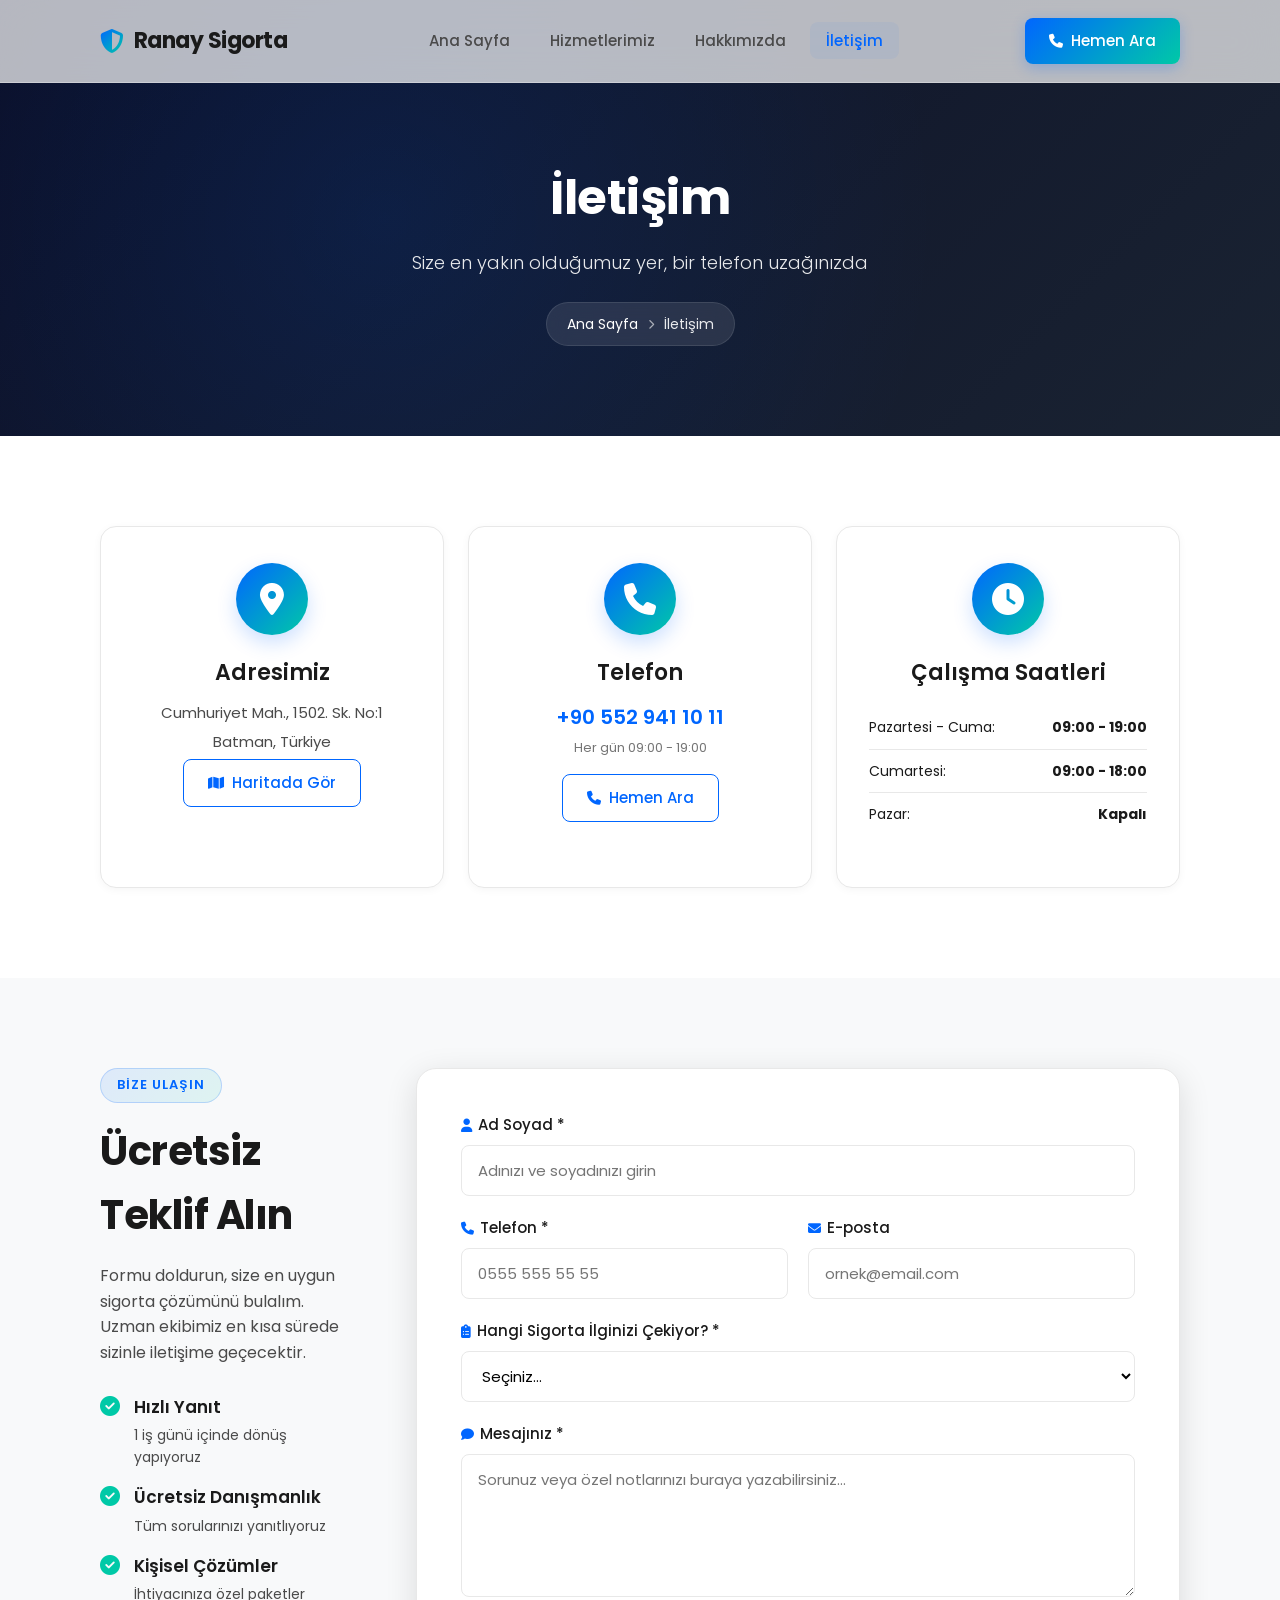
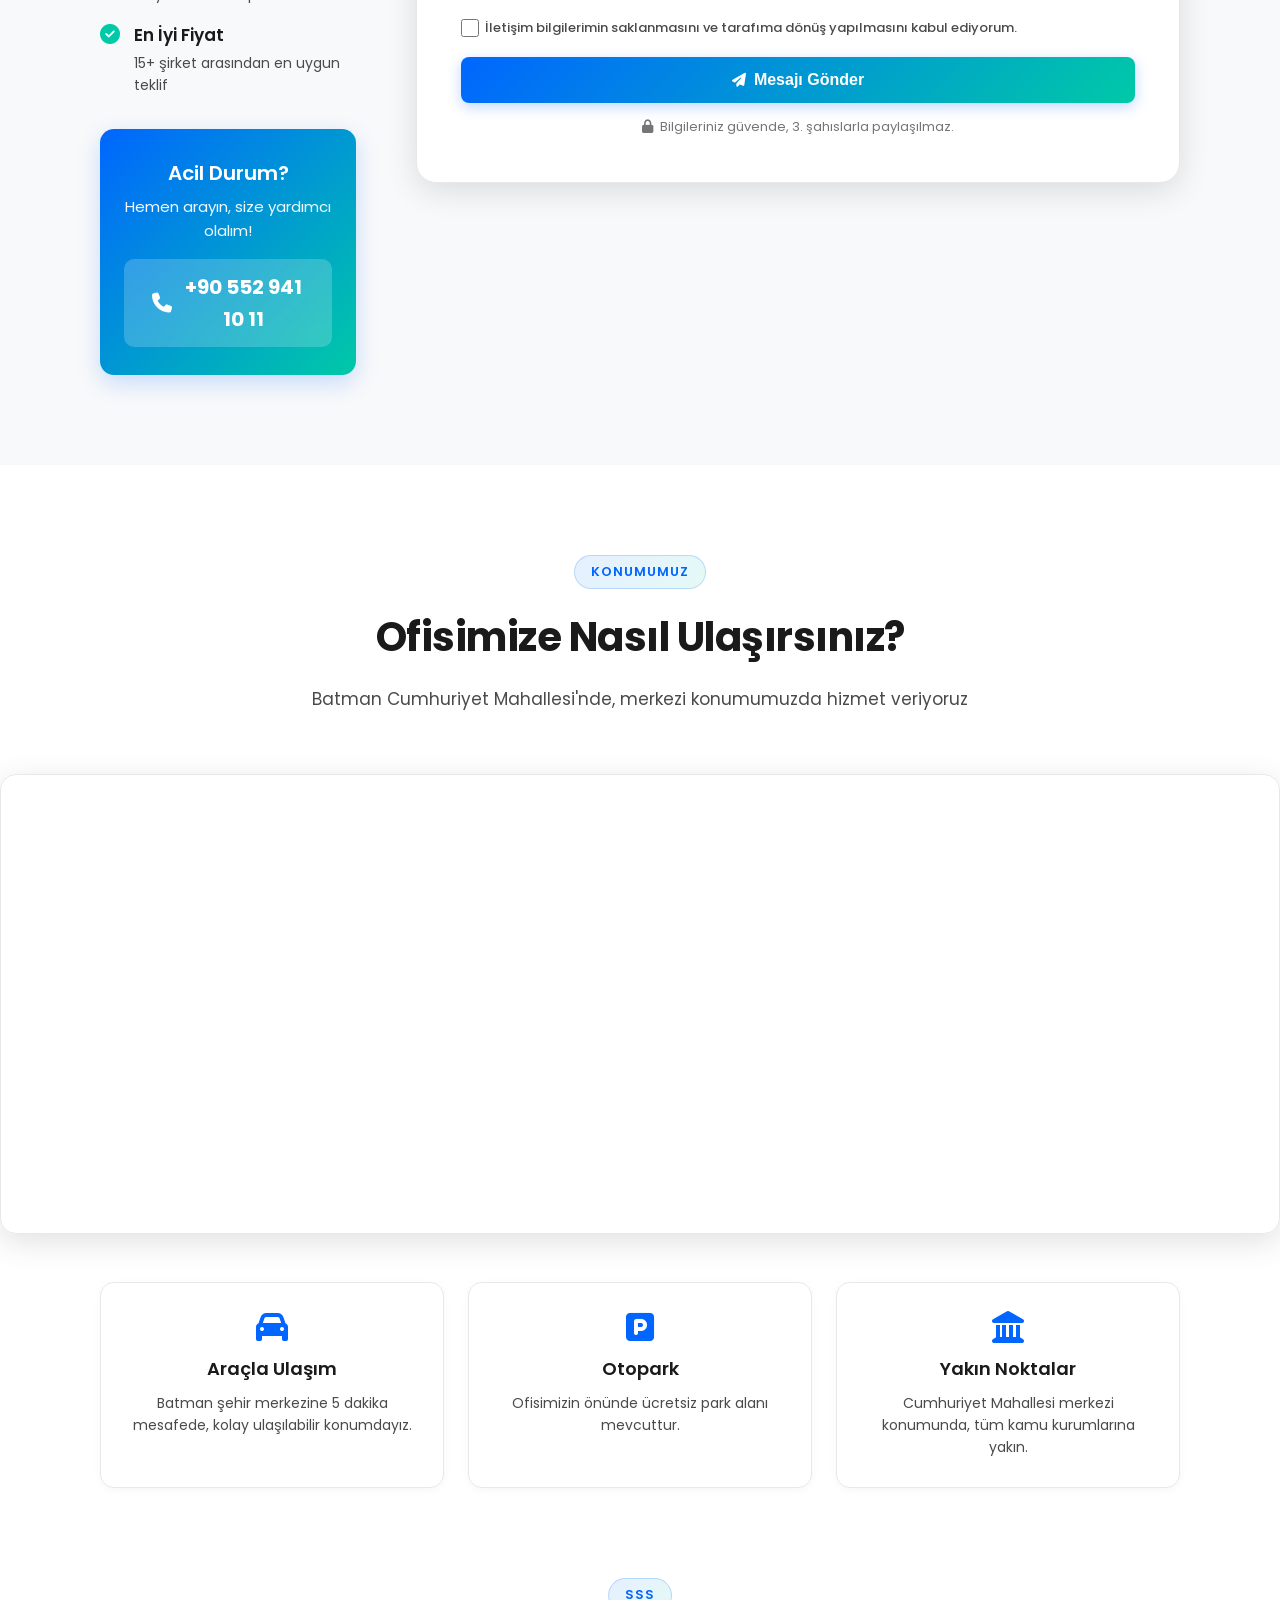
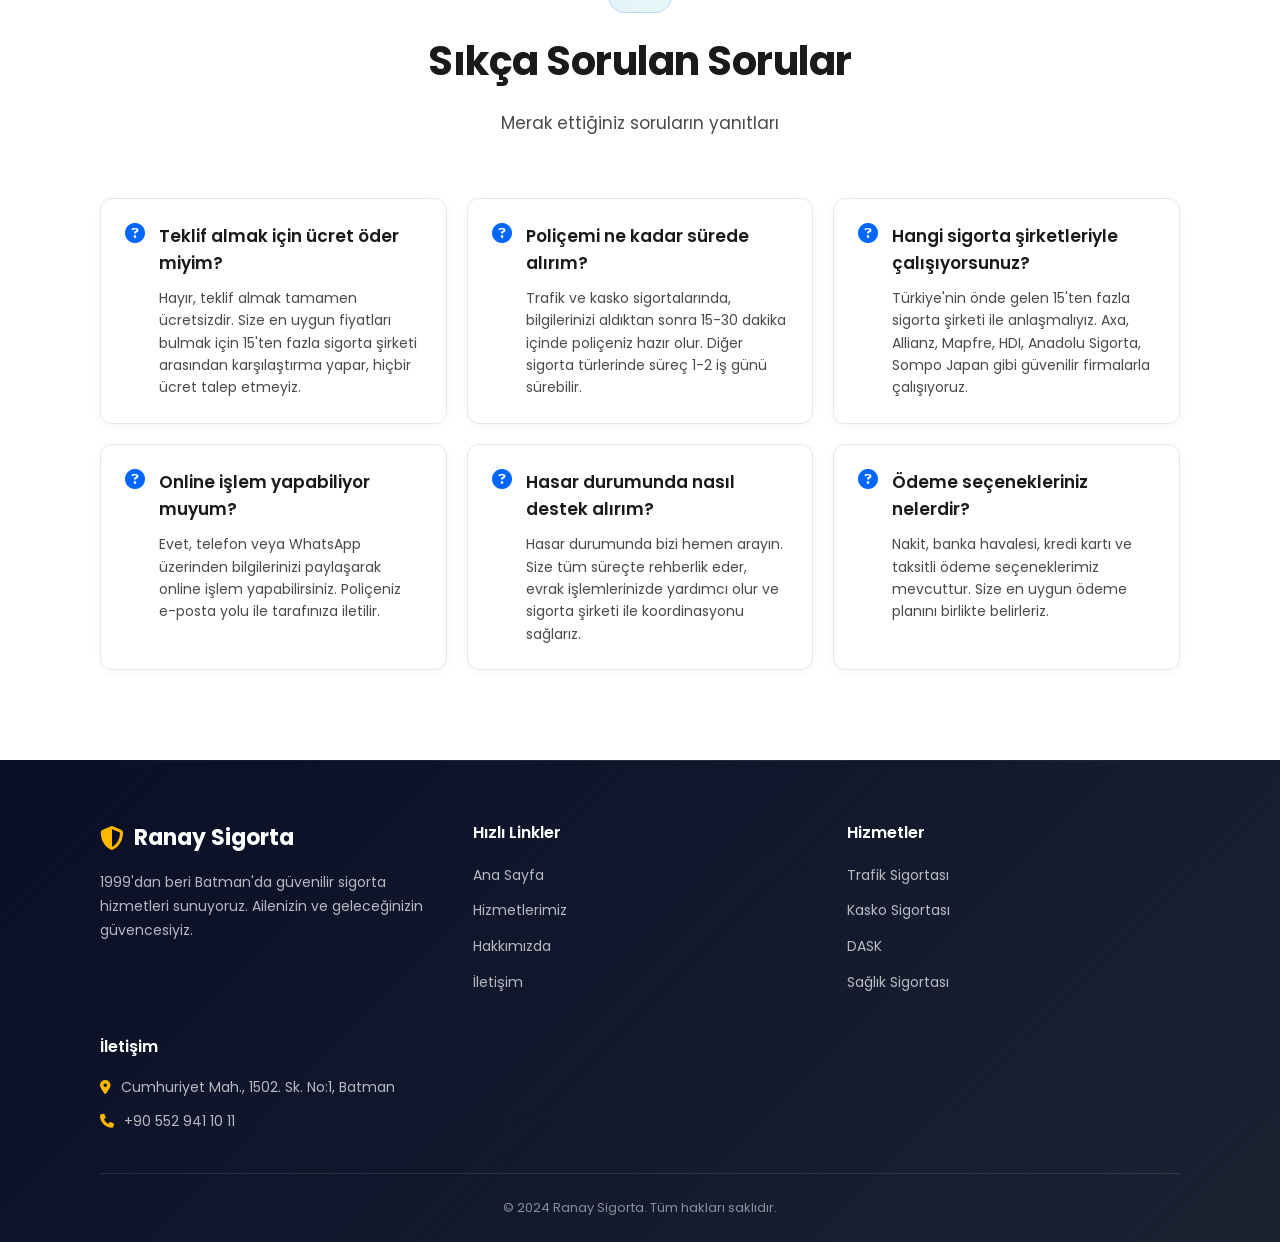
<file: iletisim.html>
<!DOCTYPE html>
<html lang="tr">
<head>
    <meta charset="UTF-8">
    <meta name="viewport" content="width=device-width, initial-scale=1.0">
    <meta name="description" content="Ranay Sigorta ile iletişime geçin. Batman ofisimiz: Cumhuriyet Mah., 1502. Sk. No:1. Tel: +90 552 941 10 11">
    <title>İletişim - Ranay Sigorta</title>

    <!-- Fonts -->
    <link rel="preconnect" href="https://fonts.googleapis.com">
    <link rel="preconnect" href="https://fonts.gstatic.com" crossorigin>
    <link href="https://fonts.googleapis.com/css2?family=Poppins:wght@300;400;500;600;700&display=swap" rel="stylesheet">

    <!-- Font Awesome Icons -->
    <link rel="stylesheet" href="https://cdnjs.cloudflare.com/ajax/libs/font-awesome/6.4.0/css/all.min.css">

    <!-- CSS -->
    <link rel="stylesheet" href="css/style.css">
    <link rel="stylesheet" href="css/pages.css">
</head>
<body>

    <!-- Navigation -->
    <nav class="navbar" id="navbar">
        <div class="container">
            <div class="nav-wrapper">
                <a href="index.html" class="logo">
                    <i class="fas fa-shield-alt"></i>
                    <span>Ranay Sigorta</span>
                </a>

                <ul class="nav-menu" id="navMenu">
                    <li><a href="index.html" class="nav-link">Ana Sayfa</a></li>
                    <li><a href="hizmetler.html" class="nav-link">Hizmetlerimiz</a></li>
                    <li><a href="hakkimizda.html" class="nav-link">Hakkımızda</a></li>
                    <li><a href="iletisim.html" class="nav-link active">İletişim</a></li>
                </ul>

                <div class="nav-actions">
                    <a href="tel:+905529411011" class="btn btn-primary">
                        <i class="fas fa-phone"></i> Hemen Ara
                    </a>
                    <button class="mobile-menu-toggle" id="mobileMenuToggle">
                        <span></span>
                        <span></span>
                        <span></span>
                    </button>
                </div>
            </div>
        </div>
    </nav>

    <!-- Page Header -->
    <section class="page-header">
        <div class="page-header-bg"></div>
        <div class="container">
            <div class="page-header-content">
                <h1 class="page-title">İletişim</h1>
                <p class="page-subtitle">Size en yakın olduğumuz yer, bir telefon uzağınızda</p>
                <div class="breadcrumb">
                    <a href="index.html">Ana Sayfa</a>
                    <i class="fas fa-chevron-right"></i>
                    <span>İletişim</span>
                </div>
            </div>
        </div>
    </section>

    <!-- Contact Information -->
    <section class="contact-detail-section">
        <div class="container">
            <div class="contact-detail-grid">
                <div class="contact-detail-card">
                    <div class="contact-detail-icon">
                        <i class="fas fa-map-marker-alt"></i>
                    </div>
                    <h3>Adresimiz</h3>
                    <p>Cumhuriyet Mah., 1502. Sk. No:1</p>
                    <p>Batman, Türkiye</p>
                    <a href="https://maps.google.com/?q=Cumhuriyet+Mah+1502+Sk+No+1+Batman" target="_blank" class="btn btn-outline">
                        <i class="fas fa-map"></i> Haritada Gör
                    </a>
                </div>

                <div class="contact-detail-card">
                    <div class="contact-detail-icon">
                        <i class="fas fa-phone"></i>
                    </div>
                    <h3>Telefon</h3>
                    <p class="phone-number">
                        <a href="tel:+905529411011">+90 552 941 10 11</a>
                    </p>
                    <p class="contact-note">Her gün 09:00 - 19:00</p>
                    <a href="tel:+905529411011" class="btn btn-outline">
                        <i class="fas fa-phone"></i> Hemen Ara
                    </a>
                </div>

                <div class="contact-detail-card">
                    <div class="contact-detail-icon">
                        <i class="fas fa-clock"></i>
                    </div>
                    <h3>Çalışma Saatleri</h3>
                    <div class="working-hours">
                        <div class="hours-row">
                            <span>Pazartesi - Cuma:</span>
                            <strong>09:00 - 19:00</strong>
                        </div>
                        <div class="hours-row">
                            <span>Cumartesi:</span>
                            <strong>09:00 - 18:00</strong>
                        </div>
                        <div class="hours-row">
                            <span>Pazar:</span>
                            <strong>Kapalı</strong>
                        </div>
                    </div>
                </div>
            </div>
        </div>
    </section>

    <!-- Contact Form Section -->
    <section class="contact-form-section">
        <div class="container">
            <div class="contact-form-wrapper">
                <div class="contact-form-info">
                    <span class="section-tag">Bize Ulaşın</span>
                    <h2 class="section-title">Ücretsiz Teklif Alın</h2>
                    <p class="form-description">
                        Formu doldurun, size en uygun sigorta çözümünü bulalım. Uzman ekibimiz en kısa sürede sizinle iletişime geçecektir.
                    </p>

                    <div class="contact-features">
                        <div class="contact-feature">
                            <i class="fas fa-check-circle"></i>
                            <div>
                                <h4>Hızlı Yanıt</h4>
                                <p>1 iş günü içinde dönüş yapıyoruz</p>
                            </div>
                        </div>

                        <div class="contact-feature">
                            <i class="fas fa-check-circle"></i>
                            <div>
                                <h4>Ücretsiz Danışmanlık</h4>
                                <p>Tüm sorularınızı yanıtlıyoruz</p>
                            </div>
                        </div>

                        <div class="contact-feature">
                            <i class="fas fa-check-circle"></i>
                            <div>
                                <h4>Kişisel Çözümler</h4>
                                <p>İhtiyacınıza özel paketler</p>
                            </div>
                        </div>

                        <div class="contact-feature">
                            <i class="fas fa-check-circle"></i>
                            <div>
                                <h4>En İyi Fiyat</h4>
                                <p>15+ şirket arasından en uygun teklif</p>
                            </div>
                        </div>
                    </div>

                    <div class="direct-contact">
                        <h4>Acil Durum?</h4>
                        <p>Hemen arayın, size yardımcı olalım!</p>
                        <a href="tel:+905529411011" class="phone-link">
                            <i class="fas fa-phone"></i>
                            +90 552 941 10 11
                        </a>
                    </div>
                </div>

                <div class="contact-form-container">
                    <form class="contact-form" id="contactForm">
                        <div class="form-group">
                            <label for="name">
                                <i class="fas fa-user"></i>
                                Ad Soyad *
                            </label>
                            <input
                                type="text"
                                id="name"
                                name="name"
                                placeholder="Adınızı ve soyadınızı girin"
                                required
                            >
                        </div>

                        <div class="form-row">
                            <div class="form-group">
                                <label for="phone">
                                    <i class="fas fa-phone"></i>
                                    Telefon *
                                </label>
                                <input
                                    type="tel"
                                    id="phone"
                                    name="phone"
                                    placeholder="0555 555 55 55"
                                    required
                                >
                            </div>

                            <div class="form-group">
                                <label for="email">
                                    <i class="fas fa-envelope"></i>
                                    E-posta
                                </label>
                                <input
                                    type="email"
                                    id="email"
                                    name="email"
                                    placeholder="ornek@email.com"
                                >
                            </div>
                        </div>

                        <div class="form-group">
                            <label for="service">
                                <i class="fas fa-clipboard-list"></i>
                                Hangi Sigorta İlginizi Çekiyor? *
                            </label>
                            <select id="service" name="service" required>
                                <option value="">Seçiniz...</option>
                                <option value="trafik">Trafik Sigortası</option>
                                <option value="kasko">Kasko Sigortası</option>
                                <option value="dask">DASK</option>
                                <option value="saglik">Sağlık Sigortası</option>
                                <option value="konut">Konut Sigortası</option>
                                <option value="isyeri">İşyeri Sigortası</option>
                                <option value="diger">Diğer</option>
                            </select>
                        </div>

                        <div class="form-group">
                            <label for="message">
                                <i class="fas fa-comment"></i>
                                Mesajınız *
                            </label>
                            <textarea
                                id="message"
                                name="message"
                                rows="5"
                                placeholder="Sorunuz veya özel notlarınızı buraya yazabilirsiniz..."
                                required
                            ></textarea>
                        </div>

                        <div class="form-group checkbox-group">
                            <label class="checkbox-label">
                                <input type="checkbox" id="consent" name="consent" required>
                                <span>İletişim bilgilerimin saklanmasını ve tarafıma dönüş yapılmasını kabul ediyorum.</span>
                            </label>
                        </div>

                        <button type="submit" class="btn btn-primary btn-lg btn-block">
                            <i class="fas fa-paper-plane"></i> Mesajı Gönder
                        </button>

                        <p class="form-note">
                            <i class="fas fa-lock"></i>
                            Bilgileriniz güvende, 3. şahıslarla paylaşılmaz.
                        </p>
                    </form>
                </div>
            </div>
        </div>
    </section>

    <!-- Map Section -->
    <section class="map-section">
        <div class="container">
            <div class="section-header">
                <span class="section-tag">Konumumuz</span>
                <h2 class="section-title">Ofisimize Nasıl Ulaşırsınız?</h2>
                <p class="section-description">
                    Batman Cumhuriyet Mahallesi'nde, merkezi konumumuzda hizmet veriyoruz
                </p>
            </div>
        </div>

        <div class="map-container">
            <iframe
                src="https://www.google.com/maps/embed?pb=!1m18!1m12!1m3!1d3168.123!2d41.128!3d37.888!2m3!1f0!2f0!3f0!3m2!1i1024!2i768!4f13.1!3m3!1m2!1s0x0%3A0x0!2zMzfCsDUzJzE2LjkiTiA0McKwMDcnNDAuOCJF!5e0!3m2!1str!2str!4v1234567890"
                width="100%"
                height="450"
                style="border:0;"
                allowfullscreen=""
                loading="lazy"
                referrerpolicy="no-referrer-when-downgrade"
            ></iframe>
        </div>

        <div class="container">
            <div class="map-info">
                <div class="map-info-card">
                    <i class="fas fa-car"></i>
                    <h4>Araçla Ulaşım</h4>
                    <p>Batman şehir merkezine 5 dakika mesafede, kolay ulaşılabilir konumdayız.</p>
                </div>

                <div class="map-info-card">
                    <i class="fas fa-parking"></i>
                    <h4>Otopark</h4>
                    <p>Ofisimizin önünde ücretsiz park alanı mevcuttur.</p>
                </div>

                <div class="map-info-card">
                    <i class="fas fa-landmark"></i>
                    <h4>Yakın Noktalar</h4>
                    <p>Cumhuriyet Mahallesi merkezi konumunda, tüm kamu kurumlarına yakın.</p>
                </div>
            </div>
        </div>
    </section>

    <!-- FAQ Section -->
    <section class="faq-section">
        <div class="container">
            <div class="section-header">
                <span class="section-tag">SSS</span>
                <h2 class="section-title">Sıkça Sorulan Sorular</h2>
                <p class="section-description">
                    Merak ettiğiniz soruların yanıtları
                </p>
            </div>

            <div class="faq-grid">
                <div class="faq-item">
                    <div class="faq-question">
                        <i class="fas fa-question-circle"></i>
                        <h4>Teklif almak için ücret öder miyim?</h4>
                    </div>
                    <div class="faq-answer">
                        <p>Hayır, teklif almak tamamen ücretsizdir. Size en uygun fiyatları bulmak için 15'ten fazla sigorta şirketi arasından karşılaştırma yapar, hiçbir ücret talep etmeyiz.</p>
                    </div>
                </div>

                <div class="faq-item">
                    <div class="faq-question">
                        <i class="fas fa-question-circle"></i>
                        <h4>Poliçemi ne kadar sürede alırım?</h4>
                    </div>
                    <div class="faq-answer">
                        <p>Trafik ve kasko sigortalarında, bilgilerinizi aldıktan sonra 15-30 dakika içinde poliçeniz hazır olur. Diğer sigorta türlerinde süreç 1-2 iş günü sürebilir.</p>
                    </div>
                </div>

                <div class="faq-item">
                    <div class="faq-question">
                        <i class="fas fa-question-circle"></i>
                        <h4>Hangi sigorta şirketleriyle çalışıyorsunuz?</h4>
                    </div>
                    <div class="faq-answer">
                        <p>Türkiye'nin önde gelen 15'ten fazla sigorta şirketi ile anlaşmalıyız. Axa, Allianz, Mapfre, HDI, Anadolu Sigorta, Sompo Japan gibi güvenilir firmalarla çalışıyoruz.</p>
                    </div>
                </div>

                <div class="faq-item">
                    <div class="faq-question">
                        <i class="fas fa-question-circle"></i>
                        <h4>Online işlem yapabiliyor muyum?</h4>
                    </div>
                    <div class="faq-answer">
                        <p>Evet, telefon veya WhatsApp üzerinden bilgilerinizi paylaşarak online işlem yapabilirsiniz. Poliçeniz e-posta yolu ile tarafınıza iletilir.</p>
                    </div>
                </div>

                <div class="faq-item">
                    <div class="faq-question">
                        <i class="fas fa-question-circle"></i>
                        <h4>Hasar durumunda nasıl destek alırım?</h4>
                    </div>
                    <div class="faq-answer">
                        <p>Hasar durumunda bizi hemen arayın. Size tüm süreçte rehberlik eder, evrak işlemlerinizde yardımcı olur ve sigorta şirketi ile koordinasyonu sağlarız.</p>
                    </div>
                </div>

                <div class="faq-item">
                    <div class="faq-question">
                        <i class="fas fa-question-circle"></i>
                        <h4>Ödeme seçenekleriniz nelerdir?</h4>
                    </div>
                    <div class="faq-answer">
                        <p>Nakit, banka havalesi, kredi kartı ve taksitli ödeme seçeneklerimiz mevcuttur. Size en uygun ödeme planını birlikte belirleriz.</p>
                    </div>
                </div>
            </div>
        </div>
    </section>

    <!-- Footer -->
    <footer class="footer">
        <div class="container">
            <div class="footer-content">
                <div class="footer-column">
                    <div class="footer-logo">
                        <i class="fas fa-shield-alt"></i>
                        <span>Ranay Sigorta</span>
                    </div>
                    <p class="footer-description">
                        1999'dan beri Batman'da güvenilir sigorta hizmetleri sunuyoruz.
                        Ailenizin ve geleceğinizin güvencesiyiz.
                    </p>
                </div>

                <div class="footer-column">
                    <h4 class="footer-title">Hızlı Linkler</h4>
                    <ul class="footer-links">
                        <li><a href="index.html">Ana Sayfa</a></li>
                        <li><a href="hizmetler.html">Hizmetlerimiz</a></li>
                        <li><a href="hakkimizda.html">Hakkımızda</a></li>
                        <li><a href="iletisim.html">İletişim</a></li>
                    </ul>
                </div>

                <div class="footer-column">
                    <h4 class="footer-title">Hizmetler</h4>
                    <ul class="footer-links">
                        <li><a href="hizmetler.html#trafik">Trafik Sigortası</a></li>
                        <li><a href="hizmetler.html#kasko">Kasko Sigortası</a></li>
                        <li><a href="hizmetler.html#dask">DASK</a></li>
                        <li><a href="hizmetler.html#saglik">Sağlık Sigortası</a></li>
                    </ul>
                </div>

                <div class="footer-column">
                    <h4 class="footer-title">İletişim</h4>
                    <ul class="footer-contact">
                        <li>
                            <i class="fas fa-map-marker-alt"></i>
                            <span>Cumhuriyet Mah., 1502. Sk. No:1, Batman</span>
                        </li>
                        <li>
                            <i class="fas fa-phone"></i>
                            <a href="tel:+905529411011">+90 552 941 10 11</a>
                        </li>
                    </ul>
                </div>
            </div>

            <div class="footer-bottom">
                <p>&copy; 2024 Ranay Sigorta. Tüm hakları saklıdır.</p>
            </div>
        </div>
    </footer>

    <!-- JavaScript -->
    <script src="js/main.js"></script>
</body>
</html>
</file>
<file: css/style.css>
/* ===================================
   MODERN LUXURY DESIGN - RANAY SIGORTA
   =================================== */

* {
    margin: 0;
    padding: 0;
    box-sizing: border-box;
}

:root {
    /* Premium Color Palette */
    --primary-color: #0066FF;
    --primary-dark: #0052CC;
    --primary-light: #3385FF;
    --secondary-color: #00C9A7;
    --accent-gold: #FFB800;
    --text-dark: #1A1A1A;
    --text-medium: #4A4A4A;
    --text-light: #757575;
    --bg-white: #FFFFFF;
    --bg-light: #F8F9FA;
    --bg-dark: #0A0E27;
    --border-light: #E8E8E8;

    /* Professional Shadows */
    --shadow-sm: 0 2px 8px rgba(0, 0, 0, 0.04);
    --shadow-md: 0 4px 16px rgba(0, 0, 0, 0.08);
    --shadow-lg: 0 8px 32px rgba(0, 0, 0, 0.12);
    --shadow-xl: 0 16px 48px rgba(0, 0, 0, 0.16);

    /* Modern Gradients */
    --gradient-primary: linear-gradient(135deg, #0066FF 0%, #00C9A7 100%);
    --gradient-dark: linear-gradient(135deg, #0A0E27 0%, #1A2332 100%);
    --gradient-light: linear-gradient(135deg, #FFFFFF 0%, #F8F9FA 100%);

    /* Glass Effect */
    --glass-bg: rgba(255, 255, 255, 0.7);
    --glass-border: rgba(255, 255, 255, 0.3);
}

html {
    scroll-behavior: smooth;
    font-size: 16px;
    -webkit-font-smoothing: antialiased;
    -moz-osx-font-smoothing: grayscale;
}

body {
    font-family: 'Poppins', -apple-system, BlinkMacSystemFont, 'Segoe UI', Roboto, sans-serif;
    line-height: 1.6;
    color: var(--text-dark);
    background-color: var(--bg-white);
    overflow-x: hidden;
}

img {
    max-width: 100%;
    height: auto;
    display: block;
}

a {
    text-decoration: none;
    color: inherit;
    transition: all 0.3s cubic-bezier(0.4, 0, 0.2, 1);
}

ul {
    list-style: none;
}

/* ===================================
   CONTAINER
   =================================== */

.container {
    max-width: 1200px;
    margin: 0 auto;
    padding: 0 24px;
}

@media (min-width: 768px) {
    .container {
        padding: 0 40px;
    }
}

@media (min-width: 1200px) {
    .container {
        padding: 0 60px;
    }
}

/* ===================================
   ELEGANT BUTTONS
   =================================== */

.btn {
    display: inline-flex;
    align-items: center;
    justify-content: center;
    gap: 8px;
    padding: 11px 24px;
    font-size: 15px;
    font-weight: 500;
    border: none;
    border-radius: 8px;
    cursor: pointer;
    transition: all 0.3s cubic-bezier(0.4, 0, 0.2, 1);
    text-align: center;
    white-space: nowrap;
    position: relative;
    overflow: hidden;
}

.btn::before {
    content: '';
    position: absolute;
    top: 0;
    left: 0;
    width: 100%;
    height: 100%;
    background: rgba(255, 255, 255, 0.1);
    transform: translateX(-100%);
    transition: transform 0.3s ease;
}

.btn:hover::before {
    transform: translateX(0);
}

.btn-primary {
    background: var(--gradient-primary);
    color: white;
    box-shadow: 0 4px 14px rgba(0, 102, 255, 0.25);
}

.btn-primary:hover {
    box-shadow: 0 6px 20px rgba(0, 102, 255, 0.35);
    transform: translateY(-1px);
}

.btn-outline {
    background: transparent;
    color: var(--primary-color);
    border: 1.5px solid var(--primary-color);
}

.btn-outline:hover {
    background: var(--primary-color);
    color: white;
}

.btn-white {
    background: white;
    color: var(--primary-color);
    box-shadow: 0 4px 14px rgba(0, 0, 0, 0.1);
}

.btn-white:hover {
    box-shadow: 0 6px 20px rgba(0, 0, 0, 0.15);
    transform: translateY(-1px);
}

.btn-outline-white {
    background: transparent;
    color: white;
    border: 1.5px solid white;
}

.btn-outline-white:hover {
    background: white;
    color: var(--primary-color);
}

.btn-lg {
    padding: 14px 32px;
    font-size: 16px;
    font-weight: 600;
}

.btn i {
    font-size: 14px;
}

/* ===================================
   MODERN NAVIGATION
   =================================== */

.navbar {
    position: fixed;
    top: 0;
    left: 0;
    right: 0;
    background: var(--glass-bg);
    backdrop-filter: blur(20px);
    -webkit-backdrop-filter: blur(20px);
    border-bottom: 1px solid var(--glass-border);
    z-index: 1000;
    transition: all 0.3s ease;
}

.navbar.scrolled {
    background: rgba(255, 255, 255, 0.95);
    box-shadow: var(--shadow-md);
}

.nav-wrapper {
    display: flex;
    align-items: center;
    justify-content: space-between;
    padding: 18px 0;
}

.logo {
    display: flex;
    align-items: center;
    gap: 10px;
    font-size: 22px;
    font-weight: 700;
    color: var(--text-dark);
    letter-spacing: -0.5px;
}

.logo i {
    font-size: 24px;
    background: var(--gradient-primary);
    -webkit-background-clip: text;
    -webkit-text-fill-color: transparent;
    background-clip: text;
}

.nav-menu {
    display: flex;
    align-items: center;
    gap: 8px;
}

.nav-link {
    font-weight: 500;
    font-size: 15px;
    color: var(--text-medium);
    padding: 8px 16px;
    border-radius: 8px;
    position: relative;
    transition: all 0.3s ease;
}

.nav-link:hover,
.nav-link.active {
    color: var(--primary-color);
    background: rgba(0, 102, 255, 0.05);
}

.nav-actions {
    display: flex;
    align-items: center;
    gap: 12px;
}

.mobile-menu-toggle {
    display: none;
    flex-direction: column;
    gap: 5px;
    background: none;
    border: none;
    cursor: pointer;
    padding: 8px;
    border-radius: 6px;
    transition: background 0.3s ease;
}

.mobile-menu-toggle:hover {
    background: var(--bg-light);
}

.mobile-menu-toggle span {
    display: block;
    width: 24px;
    height: 2px;
    background: var(--text-dark);
    border-radius: 2px;
    transition: all 0.3s ease;
}

/* Mobile Menu */
@media (max-width: 768px) {
    .nav-menu {
        position: fixed;
        top: 75px;
        left: 0;
        right: 0;
        background: var(--glass-bg);
        backdrop-filter: blur(20px);
        -webkit-backdrop-filter: blur(20px);
        flex-direction: column;
        padding: 16px;
        box-shadow: var(--shadow-lg);
        transform: translateY(-120%);
        opacity: 0;
        visibility: hidden;
        transition: all 0.3s cubic-bezier(0.4, 0, 0.2, 1);
        gap: 4px;
        border-bottom: 1px solid var(--glass-border);
    }

    .nav-menu.active {
        transform: translateY(0);
        opacity: 1;
        visibility: visible;
    }

    .nav-link {
        width: 100%;
        padding: 12px 16px;
    }

    .mobile-menu-toggle {
        display: flex;
    }

    .mobile-menu-toggle.active span:nth-child(1) {
        transform: rotate(45deg) translate(7px, 7px);
    }

    .mobile-menu-toggle.active span:nth-child(2) {
        opacity: 0;
    }

    .mobile-menu-toggle.active span:nth-child(3) {
        transform: rotate(-45deg) translate(7px, -7px);
    }

    .nav-actions .btn {
        font-size: 14px;
        padding: 9px 18px;
    }
}

/* ===================================
   LUXURY HERO SECTION
   =================================== */

.hero {
    position: relative;
    min-height: 90vh;
    padding-top: 120px;
    padding-bottom: 80px;
    display: flex;
    align-items: center;
    background: var(--gradient-dark);
    overflow: hidden;
}

.hero::before {
    content: '';
    position: absolute;
    top: 0;
    left: 0;
    right: 0;
    bottom: 0;
    background: radial-gradient(circle at 20% 50%, rgba(0, 102, 255, 0.1) 0%, transparent 50%),
                radial-gradient(circle at 80% 80%, rgba(0, 201, 167, 0.1) 0%, transparent 50%);
    pointer-events: none;
}

.hero-content {
    display: grid;
    grid-template-columns: 1.2fr 1fr;
    gap: 60px;
    align-items: center;
    position: relative;
    z-index: 1;
}

.hero-text {
    color: white;
}

.hero-title {
    font-size: 52px;
    font-weight: 700;
    line-height: 1.2;
    margin-bottom: 20px;
    letter-spacing: -1px;
}

.hero-title .highlight {
    background: linear-gradient(135deg, #FFB800, #FF6B6B);
    -webkit-background-clip: text;
    -webkit-text-fill-color: transparent;
    background-clip: text;
}

.hero-subtitle {
    font-size: 18px;
    line-height: 1.7;
    opacity: 0.9;
    margin-bottom: 32px;
    font-weight: 300;
}

.hero-buttons {
    display: flex;
    gap: 12px;
    flex-wrap: wrap;
    margin-bottom: 48px;
}

.hero-stats {
    display: grid;
    grid-template-columns: repeat(3, 1fr);
    gap: 32px;
}

.stat-item {
    text-align: center;
    padding: 20px;
    background: rgba(255, 255, 255, 0.05);
    backdrop-filter: blur(10px);
    border-radius: 12px;
    border: 1px solid rgba(255, 255, 255, 0.1);
}

.stat-item i {
    font-size: 32px;
    color: var(--accent-gold);
    margin-bottom: 8px;
}

.stat-content h3 {
    font-size: 28px;
    font-weight: 700;
    margin-bottom: 4px;
}

.stat-content p {
    font-size: 13px;
    opacity: 0.8;
    font-weight: 300;
}

.hero-image {
    display: flex;
    justify-content: center;
    align-items: center;
    perspective: 1000px;
}

.hero-card {
    width: 100%;
    max-width: 400px;
    aspect-ratio: 1;
    background: rgba(255, 255, 255, 0.05);
    backdrop-filter: blur(20px);
    border-radius: 24px;
    display: flex;
    align-items: center;
    justify-content: center;
    border: 1px solid rgba(255, 255, 255, 0.1);
    box-shadow: 0 20px 60px rgba(0, 0, 0, 0.3);
    transform-style: preserve-3d;
    transition: transform 0.5s ease;
}

.hero-card:hover {
    transform: rotateY(5deg) rotateX(5deg);
}

.hero-card i {
    font-size: 120px;
    background: var(--gradient-primary);
    -webkit-background-clip: text;
    -webkit-text-fill-color: transparent;
    background-clip: text;
}

/* ===================================
   SECTIONS
   =================================== */

section {
    padding: 100px 0;
}

.section-header {
    text-align: center;
    max-width: 700px;
    margin: 0 auto 60px;
}

.section-tag {
    display: inline-block;
    padding: 6px 16px;
    background: linear-gradient(135deg, rgba(0, 102, 255, 0.1), rgba(0, 201, 167, 0.1));
    color: var(--primary-color);
    border-radius: 20px;
    font-size: 13px;
    font-weight: 600;
    text-transform: uppercase;
    letter-spacing: 1px;
    margin-bottom: 16px;
    border: 1px solid rgba(0, 102, 255, 0.2);
}

.section-title {
    font-size: 40px;
    font-weight: 700;
    color: var(--text-dark);
    margin-bottom: 16px;
    letter-spacing: -0.5px;
}

.section-description {
    font-size: 17px;
    color: var(--text-medium);
    line-height: 1.7;
}

/* ===================================
   PREMIUM SERVICE CARDS
   =================================== */

.services {
    background: var(--bg-light);
}

.services-grid {
    display: grid;
    grid-template-columns: repeat(auto-fit, minmax(300px, 1fr));
    gap: 24px;
}

.service-card {
    background: white;
    padding: 32px;
    border-radius: 16px;
    box-shadow: var(--shadow-sm);
    transition: all 0.4s cubic-bezier(0.4, 0, 0.2, 1);
    position: relative;
    border: 1px solid var(--border-light);
}

.service-card::before {
    content: '';
    position: absolute;
    top: 0;
    left: 0;
    right: 0;
    height: 3px;
    background: var(--gradient-primary);
    border-radius: 16px 16px 0 0;
    transform: scaleX(0);
    transition: transform 0.4s ease;
}

.service-card:hover {
    transform: translateY(-8px);
    box-shadow: var(--shadow-lg);
    border-color: rgba(0, 102, 255, 0.2);
}

.service-card:hover::before {
    transform: scaleX(1);
}

.service-card.featured {
    background: var(--gradient-primary);
    color: white;
    border: none;
}

.featured-badge {
    position: absolute;
    top: 16px;
    right: 16px;
    background: var(--accent-gold);
    color: var(--text-dark);
    padding: 4px 12px;
    border-radius: 12px;
    font-size: 11px;
    font-weight: 700;
    text-transform: uppercase;
    letter-spacing: 0.5px;
}

.service-icon {
    width: 64px;
    height: 64px;
    border-radius: 12px;
    background: linear-gradient(135deg, rgba(0, 102, 255, 0.1), rgba(0, 201, 167, 0.1));
    display: flex;
    align-items: center;
    justify-content: center;
    margin-bottom: 20px;
}

.service-card.featured .service-icon {
    background: rgba(255, 255, 255, 0.2);
}

.service-icon i {
    font-size: 28px;
    color: var(--primary-color);
}

.service-card.featured .service-icon i {
    color: white;
}

.service-title {
    font-size: 20px;
    font-weight: 600;
    margin-bottom: 12px;
}

.service-description {
    font-size: 15px;
    color: var(--text-medium);
    margin-bottom: 20px;
    line-height: 1.6;
}

.service-card.featured .service-description {
    color: rgba(255, 255, 255, 0.9);
}

.service-link {
    display: inline-flex;
    align-items: center;
    gap: 6px;
    color: var(--primary-color);
    font-weight: 600;
    font-size: 14px;
    transition: gap 0.3s ease;
}

.service-card.featured .service-link {
    color: white;
}

.service-link:hover {
    gap: 10px;
}

.service-link i {
    font-size: 12px;
}

/* ===================================
   ABOUT SECTION
   =================================== */

.about-wrapper {
    display: grid;
    grid-template-columns: 1fr 1fr;
    gap: 60px;
    align-items: center;
}

.about-image {
    position: relative;
}

.about-image-card {
    width: 100%;
    aspect-ratio: 1;
    background: var(--gradient-primary);
    border-radius: 24px;
    display: flex;
    align-items: center;
    justify-content: center;
    box-shadow: var(--shadow-xl);
    position: relative;
    overflow: hidden;
}

.about-image-card::before {
    content: '';
    position: absolute;
    top: 50%;
    left: 50%;
    width: 200%;
    height: 200%;
    background: radial-gradient(circle, rgba(255, 255, 255, 0.1) 0%, transparent 70%);
    transform: translate(-50%, -50%);
}

.about-image-card i {
    font-size: 140px;
    color: rgba(255, 255, 255, 0.9);
    position: relative;
    z-index: 1;
}

.about-badge {
    position: absolute;
    bottom: 24px;
    right: 24px;
    background: white;
    padding: 16px 24px;
    border-radius: 12px;
    box-shadow: var(--shadow-lg);
    text-align: center;
}

.badge-year {
    display: block;
    font-size: 32px;
    font-weight: 700;
    color: var(--primary-color);
    line-height: 1;
}

.badge-text {
    display: block;
    font-size: 12px;
    color: var(--text-medium);
    margin-top: 4px;
}

.about-content .section-tag {
    margin-bottom: 16px;
}

.about-content .section-title {
    text-align: left;
    margin-bottom: 20px;
}

.about-text {
    font-size: 16px;
    color: var(--text-medium);
    line-height: 1.7;
    margin-bottom: 16px;
}

.about-features {
    display: grid;
    grid-template-columns: repeat(2, 1fr);
    gap: 12px;
    margin: 24px 0 32px;
}

.feature-item {
    display: flex;
    align-items: center;
    gap: 10px;
    font-weight: 500;
    font-size: 15px;
}

.feature-item i {
    color: var(--secondary-color);
    font-size: 16px;
}

/* ===================================
   CTA SECTION
   =================================== */

.cta {
    background: var(--gradient-dark);
    color: white;
    position: relative;
    overflow: hidden;
}

.cta::before {
    content: '';
    position: absolute;
    top: 0;
    left: 0;
    right: 0;
    bottom: 0;
    background: radial-gradient(circle at 30% 50%, rgba(0, 102, 255, 0.15) 0%, transparent 50%);
    pointer-events: none;
}

.cta-content {
    display: flex;
    justify-content: space-between;
    align-items: center;
    gap: 40px;
    position: relative;
    z-index: 1;
}

.cta-title {
    font-size: 36px;
    font-weight: 700;
    margin-bottom: 12px;
}

.cta-description {
    font-size: 17px;
    opacity: 0.9;
    font-weight: 300;
}

.cta-actions {
    display: flex;
    gap: 12px;
    flex-wrap: wrap;
}

/* ===================================
   CONTACT INFO CARDS
   =================================== */

.contact-info {
    background: var(--bg-light);
}

.contact-grid {
    display: grid;
    grid-template-columns: repeat(auto-fit, minmax(280px, 1fr));
    gap: 24px;
}

.contact-card {
    background: white;
    padding: 32px;
    border-radius: 16px;
    text-align: center;
    box-shadow: var(--shadow-sm);
    transition: all 0.3s ease;
    border: 1px solid var(--border-light);
}

.contact-card:hover {
    transform: translateY(-4px);
    box-shadow: var(--shadow-md);
}

.contact-icon {
    width: 64px;
    height: 64px;
    margin: 0 auto 20px;
    border-radius: 50%;
    background: var(--gradient-primary);
    display: flex;
    align-items: center;
    justify-content: center;
}

.contact-icon i {
    font-size: 28px;
    color: white;
}

.contact-card h3 {
    font-size: 20px;
    font-weight: 600;
    margin-bottom: 12px;
    color: var(--text-dark);
}

.contact-card p {
    font-size: 15px;
    color: var(--text-medium);
    line-height: 1.6;
}

.contact-card a {
    color: var(--primary-color);
    font-weight: 600;
}

.contact-card a:hover {
    text-decoration: underline;
}

/* ===================================
   LUXURY FOOTER
   =================================== */

.footer {
    background: var(--gradient-dark);
    color: white;
    padding: 60px 0 24px;
    position: relative;
}

.footer::before {
    content: '';
    position: absolute;
    top: 0;
    left: 0;
    right: 0;
    height: 1px;
    background: linear-gradient(90deg, transparent, rgba(255, 255, 255, 0.1), transparent);
}

.footer-content {
    display: grid;
    grid-template-columns: repeat(auto-fit, minmax(250px, 1fr));
    gap: 40px;
    margin-bottom: 40px;
}

.footer-logo {
    display: flex;
    align-items: center;
    gap: 10px;
    font-size: 22px;
    font-weight: 700;
    margin-bottom: 16px;
}

.footer-logo i {
    font-size: 24px;
    color: var(--accent-gold);
}

.footer-description {
    font-size: 14px;
    line-height: 1.7;
    color: rgba(255, 255, 255, 0.7);
}

.footer-title {
    font-size: 16px;
    font-weight: 600;
    margin-bottom: 16px;
}

.footer-links {
    display: flex;
    flex-direction: column;
    gap: 10px;
}

.footer-links a {
    color: rgba(255, 255, 255, 0.7);
    font-size: 14px;
    transition: all 0.3s ease;
}

.footer-links a:hover {
    color: var(--accent-gold);
    padding-left: 6px;
}

.footer-contact {
    display: flex;
    flex-direction: column;
    gap: 12px;
}

.footer-contact li {
    display: flex;
    gap: 10px;
    color: rgba(255, 255, 255, 0.7);
    font-size: 14px;
}

.footer-contact i {
    color: var(--accent-gold);
    margin-top: 4px;
    font-size: 14px;
}

.footer-contact a:hover {
    color: var(--accent-gold);
}

.footer-bottom {
    border-top: 1px solid rgba(255, 255, 255, 0.1);
    padding-top: 24px;
    text-align: center;
    color: rgba(255, 255, 255, 0.5);
    font-size: 13px;
}

/* ===================================
   RESPONSIVE DESIGN
   =================================== */

@media (max-width: 1024px) {
    .hero-title {
        font-size: 44px;
    }

    .section-title {
        font-size: 36px;
    }
}

@media (max-width: 768px) {
    section {
        padding: 70px 0;
    }

    .hero {
        min-height: auto;
        padding-top: 100px;
        padding-bottom: 60px;
    }

    .hero-content {
        grid-template-columns: 1fr;
        gap: 40px;
    }

    .hero-title {
        font-size: 36px;
    }

    .hero-subtitle {
        font-size: 16px;
    }

    .hero-stats {
        grid-template-columns: 1fr;
    }

    .hero-image {
        order: -1;
    }

    .hero-card {
        max-width: 300px;
    }

    .hero-card i {
        font-size: 100px;
    }

    .section-title {
        font-size: 32px;
    }

    .services-grid {
        grid-template-columns: 1fr;
    }

    .about-wrapper {
        grid-template-columns: 1fr;
    }

    .about-features {
        grid-template-columns: 1fr;
    }

    .cta-content {
        flex-direction: column;
        text-align: center;
    }

    .cta-title {
        font-size: 30px;
    }

    .cta-actions {
        justify-content: center;
    }

    .footer-content {
        grid-template-columns: 1fr;
    }
}

@media (max-width: 480px) {
    .container {
        padding: 0 20px;
    }

    .hero-title {
        font-size: 30px;
    }

    .hero-subtitle {
        font-size: 15px;
    }

    .hero-buttons {
        flex-direction: column;
    }

    .hero-buttons .btn {
        width: 100%;
    }

    .section-title {
        font-size: 28px;
    }

    .section-description {
        font-size: 15px;
    }

    .service-card {
        padding: 24px;
    }

    .cta-title {
        font-size: 26px;
    }

    .cta-actions {
        flex-direction: column;
        width: 100%;
    }

    .cta-actions .btn {
        width: 100%;
    }

    .contact-card {
        padding: 28px 20px;
    }
}

/* ===================================
   ANIMATIONS
   =================================== */

@keyframes fadeInUp {
    from {
        opacity: 0;
        transform: translateY(30px);
    }
    to {
        opacity: 1;
        transform: translateY(0);
    }
}

.animate-fade-in {
    animation: fadeInUp 0.6s ease-out;
}

.animate-fade-in-delay-1 {
    animation: fadeInUp 0.6s ease-out 0.2s both;
}

.animate-fade-in-delay-2 {
    animation: fadeInUp 0.6s ease-out 0.4s both;
}

.animate-fade-in-delay-3 {
    animation: fadeInUp 0.6s ease-out 0.6s both;
}
</file>
<file: css/pages.css>
/* ===================================
   LUXURY PAGES DESIGN - RANAY SIGORTA
   =================================== */

/* ===================================
   PAGE HEADER
   =================================== */

.page-header {
    position: relative;
    padding: 160px 0 90px;
    background: var(--gradient-dark);
    overflow: hidden;
}

.page-header::before {
    content: '';
    position: absolute;
    top: 0;
    left: 0;
    right: 0;
    bottom: 0;
    background: radial-gradient(circle at 30% 50%, rgba(0, 102, 255, 0.12) 0%, transparent 60%);
    pointer-events: none;
}

.page-header-content {
    position: relative;
    text-align: center;
    color: white;
    z-index: 1;
}

.page-title {
    font-size: 48px;
    font-weight: 700;
    margin-bottom: 12px;
    letter-spacing: -0.5px;
}

.page-subtitle {
    font-size: 18px;
    margin-bottom: 24px;
    opacity: 0.9;
    font-weight: 300;
}

.breadcrumb {
    display: inline-flex;
    align-items: center;
    gap: 10px;
    font-size: 14px;
    padding: 10px 20px;
    background: rgba(255, 255, 255, 0.1);
    backdrop-filter: blur(10px);
    border-radius: 24px;
    border: 1px solid rgba(255, 255, 255, 0.1);
}

.breadcrumb a {
    color: white;
    transition: opacity 0.3s ease;
}

.breadcrumb a:hover {
    opacity: 0.7;
}

.breadcrumb i {
    font-size: 10px;
    opacity: 0.6;
}

.breadcrumb span {
    opacity: 0.9;
}

/* ===================================
   SERVICES DETAIL PAGE
   =================================== */

.services-detail {
    padding: 90px 0;
    background: var(--bg-light);
}

.service-detail-item {
    margin-bottom: 60px;
    scroll-margin-top: 100px;
}

.service-detail-item:last-child {
    margin-bottom: 0;
}

.service-detail-content {
    background: white;
    border-radius: 20px;
    padding: 48px;
    box-shadow: var(--shadow-md);
    border: 1px solid var(--border-light);
}

.service-detail-header {
    display: flex;
    align-items: flex-start;
    gap: 20px;
    margin-bottom: 28px;
    padding-bottom: 20px;
    border-bottom: 1px solid var(--border-light);
}

.service-detail-icon {
    width: 72px;
    height: 72px;
    border-radius: 16px;
    background: var(--gradient-primary);
    display: flex;
    align-items: center;
    justify-content: center;
    flex-shrink: 0;
    box-shadow: 0 8px 20px rgba(0, 102, 255, 0.2);
}

.service-detail-icon.featured {
    background: linear-gradient(135deg, #FFB800, #FF6B6B);
}

.service-detail-icon i {
    font-size: 32px;
    color: white;
}

.service-detail-title {
    font-size: 32px;
    font-weight: 700;
    color: var(--text-dark);
    margin-bottom: 8px;
    letter-spacing: -0.5px;
}

.service-detail-tag {
    display: inline-block;
    padding: 4px 12px;
    background: linear-gradient(135deg, rgba(0, 102, 255, 0.1), rgba(0, 201, 167, 0.1));
    color: var(--primary-color);
    border-radius: 12px;
    font-size: 12px;
    font-weight: 600;
    border: 1px solid rgba(0, 102, 255, 0.2);
}

.service-detail-text p {
    font-size: 16px;
    color: var(--text-medium);
    line-height: 1.7;
    margin-bottom: 20px;
}

.service-detail-text .lead-text {
    font-size: 17px;
    font-weight: 500;
    color: var(--text-dark);
}

.service-detail-text h3 {
    font-size: 22px;
    font-weight: 600;
    color: var(--text-dark);
    margin: 28px 0 16px;
}

.feature-list {
    list-style: none;
    margin: 20px 0;
}

.feature-list li {
    display: flex;
    align-items: flex-start;
    gap: 10px;
    padding: 10px 0;
    font-size: 15px;
    color: var(--text-medium);
    line-height: 1.6;
}

.feature-list i {
    color: var(--secondary-color);
    margin-top: 3px;
    flex-shrink: 0;
    font-size: 14px;
}

.benefits-grid {
    display: grid;
    grid-template-columns: repeat(auto-fit, minmax(200px, 1fr));
    gap: 20px;
    margin: 28px 0;
}

.benefit-item {
    text-align: center;
    padding: 24px 20px;
    background: var(--bg-light);
    border-radius: 12px;
    transition: all 0.3s ease;
    border: 1px solid var(--border-light);
}

.benefit-item:hover {
    transform: translateY(-4px);
    box-shadow: var(--shadow-sm);
    border-color: rgba(0, 102, 255, 0.2);
}

.benefit-item i {
    font-size: 32px;
    color: var(--primary-color);
    margin-bottom: 10px;
}

.benefit-item h4 {
    font-size: 17px;
    font-weight: 600;
    color: var(--text-dark);
    margin-bottom: 6px;
}

.benefit-item p {
    font-size: 14px;
    color: var(--text-medium);
    margin: 0;
}

.info-box {
    display: flex;
    gap: 14px;
    padding: 20px;
    background: linear-gradient(135deg, rgba(0, 102, 255, 0.05), rgba(0, 201, 167, 0.05));
    border-left: 3px solid var(--primary-color);
    border-radius: 10px;
    margin: 20px 0;
}

.info-box i {
    font-size: 24px;
    color: var(--primary-color);
    flex-shrink: 0;
}

.info-box h4 {
    font-size: 17px;
    font-weight: 600;
    color: var(--text-dark);
    margin-bottom: 6px;
}

.info-box p {
    font-size: 14px;
    color: var(--text-medium);
    margin: 0;
    line-height: 1.6;
}

/* ===================================
   ABOUT PAGE
   =================================== */

.story-section {
    padding: 90px 0;
}

.story-wrapper {
    display: grid;
    grid-template-columns: 2fr 1fr;
    gap: 60px;
}

.story-content .section-tag {
    margin-bottom: 16px;
}

.story-content .section-title {
    text-align: left;
    margin-bottom: 28px;
}

.story-text p {
    font-size: 16px;
    color: var(--text-medium);
    line-height: 1.7;
    margin-bottom: 20px;
}

.story-text .lead-text {
    font-size: 17px;
    font-weight: 500;
    color: var(--text-dark);
}

.story-text h3 {
    font-size: 22px;
    font-weight: 600;
    color: var(--text-dark);
    margin: 28px 0 14px;
}

.highlight-box {
    position: relative;
    padding: 28px 28px 28px 50px;
    background: var(--gradient-primary);
    border-radius: 14px;
    margin: 32px 0;
    color: white;
    box-shadow: 0 8px 24px rgba(0, 102, 255, 0.2);
}

.highlight-box i {
    position: absolute;
    top: 28px;
    left: 20px;
    font-size: 20px;
    opacity: 0.4;
}

.highlight-box p {
    font-size: 17px;
    font-style: italic;
    line-height: 1.6;
    margin: 0;
    color: white;
}

.story-timeline {
    position: relative;
    padding: 16px 0;
}

.story-timeline::before {
    content: '';
    position: absolute;
    left: 16px;
    top: 0;
    bottom: 0;
    width: 2px;
    background: var(--gradient-primary);
}

.timeline-item {
    display: flex;
    gap: 20px;
    margin-bottom: 32px;
    position: relative;
}

.timeline-item:last-child {
    margin-bottom: 0;
}

.timeline-icon {
    width: 36px;
    height: 36px;
    border-radius: 50%;
    background: white;
    border: 2px solid var(--primary-color);
    display: flex;
    align-items: center;
    justify-content: center;
    flex-shrink: 0;
    position: relative;
    z-index: 1;
    box-shadow: 0 4px 12px rgba(0, 102, 255, 0.15);
}

.timeline-icon i {
    font-size: 16px;
    color: var(--primary-color);
}

.timeline-content h4 {
    font-size: 18px;
    font-weight: 700;
    color: var(--primary-color);
    margin-bottom: 4px;
}

.timeline-content p {
    font-size: 15px;
    color: var(--text-medium);
    line-height: 1.5;
}

.values-section {
    background: var(--bg-light);
    padding: 90px 0;
}

.values-grid {
    display: grid;
    grid-template-columns: repeat(auto-fit, minmax(300px, 1fr));
    gap: 24px;
}

.value-card {
    background: white;
    padding: 32px 28px;
    border-radius: 16px;
    box-shadow: var(--shadow-sm);
    text-align: center;
    transition: all 0.3s ease;
    border: 1px solid var(--border-light);
}

.value-card:hover {
    transform: translateY(-6px);
    box-shadow: var(--shadow-lg);
    border-color: rgba(0, 102, 255, 0.2);
}

.value-icon {
    width: 64px;
    height: 64px;
    margin: 0 auto 20px;
    border-radius: 50%;
    background: var(--gradient-primary);
    display: flex;
    align-items: center;
    justify-content: center;
}

.value-icon i {
    font-size: 28px;
    color: white;
}

.value-card h3 {
    font-size: 20px;
    font-weight: 600;
    color: var(--text-dark);
    margin-bottom: 10px;
}

.value-card p {
    font-size: 15px;
    color: var(--text-medium);
    line-height: 1.6;
}

.stats-section {
    padding: 90px 0;
    background: var(--gradient-dark);
    position: relative;
    overflow: hidden;
}

.stats-section::before {
    content: '';
    position: absolute;
    top: 0;
    left: 0;
    right: 0;
    bottom: 0;
    background: radial-gradient(circle at 50% 50%, rgba(0, 102, 255, 0.12) 0%, transparent 60%);
    pointer-events: none;
}

.stats-grid {
    display: grid;
    grid-template-columns: repeat(auto-fit, minmax(220px, 1fr));
    gap: 32px;
    position: relative;
    z-index: 1;
}

.stat-card {
    text-align: center;
    color: white;
    padding: 24px;
    background: rgba(255, 255, 255, 0.05);
    backdrop-filter: blur(10px);
    border-radius: 16px;
    border: 1px solid rgba(255, 255, 255, 0.1);
    transition: all 0.3s ease;
}

.stat-card:hover {
    background: rgba(255, 255, 255, 0.08);
}

.stat-icon {
    width: 64px;
    height: 64px;
    margin: 0 auto 16px;
    border-radius: 50%;
    background: rgba(255, 255, 255, 0.1);
    display: flex;
    align-items: center;
    justify-content: center;
}

.stat-icon i {
    font-size: 28px;
    color: var(--accent-gold);
}

.stat-number {
    font-size: 42px;
    font-weight: 700;
    margin-bottom: 6px;
}

.stat-number::after {
    content: '+';
}

.stat-label {
    font-size: 16px;
    opacity: 0.9;
    font-weight: 300;
}

.mission-section {
    padding: 90px 0;
}

.mission-grid {
    display: grid;
    grid-template-columns: repeat(auto-fit, minmax(300px, 1fr));
    gap: 24px;
}

.mission-card {
    background: white;
    padding: 36px 32px;
    border-radius: 16px;
    box-shadow: var(--shadow-sm);
    transition: all 0.3s ease;
    text-align: center;
    border: 1px solid var(--border-light);
}

.mission-card.featured {
    background: var(--gradient-primary);
    color: white;
    border: none;
    box-shadow: 0 8px 24px rgba(0, 102, 255, 0.2);
}

.mission-card:hover {
    transform: translateY(-4px);
    box-shadow: var(--shadow-lg);
}

.mission-card.featured:hover {
    box-shadow: 0 12px 32px rgba(0, 102, 255, 0.3);
}

.mission-icon {
    width: 64px;
    height: 64px;
    margin: 0 auto 20px;
    border-radius: 50%;
    background: var(--gradient-primary);
    display: flex;
    align-items: center;
    justify-content: center;
}

.mission-card.featured .mission-icon {
    background: rgba(255, 255, 255, 0.2);
}

.mission-icon i {
    font-size: 28px;
    color: white;
}

.mission-card h3 {
    font-size: 22px;
    font-weight: 600;
    margin-bottom: 12px;
}

.mission-card p {
    font-size: 15px;
    line-height: 1.6;
    color: var(--text-medium);
}

.mission-card.featured p {
    color: rgba(255, 255, 255, 0.95);
}

/* ===================================
   CONTACT PAGE
   =================================== */

.contact-detail-section {
    padding: 90px 0;
}

.contact-detail-grid {
    display: grid;
    grid-template-columns: repeat(auto-fit, minmax(280px, 1fr));
    gap: 24px;
}

.contact-detail-card {
    background: white;
    padding: 36px 32px;
    border-radius: 16px;
    box-shadow: var(--shadow-sm);
    text-align: center;
    transition: all 0.3s ease;
    border: 1px solid var(--border-light);
}

.contact-detail-card:hover {
    transform: translateY(-4px);
    box-shadow: var(--shadow-md);
    border-color: rgba(0, 102, 255, 0.2);
}

.contact-detail-icon {
    width: 72px;
    height: 72px;
    margin: 0 auto 20px;
    border-radius: 50%;
    background: var(--gradient-primary);
    display: flex;
    align-items: center;
    justify-content: center;
    box-shadow: 0 8px 20px rgba(0, 102, 255, 0.2);
}

.contact-detail-icon i {
    font-size: 32px;
    color: white;
}

.contact-detail-card h3 {
    font-size: 22px;
    font-weight: 600;
    color: var(--text-dark);
    margin-bottom: 12px;
}

.contact-detail-card p {
    font-size: 15px;
    color: var(--text-medium);
    line-height: 1.5;
    margin-bottom: 6px;
}

.phone-number a {
    font-size: 20px;
    font-weight: 600;
    color: var(--primary-color);
}

.contact-note {
    font-size: 13px !important;
    color: var(--text-light) !important;
    margin-bottom: 16px !important;
}

.working-hours {
    margin: 16px 0;
}

.hours-row {
    display: flex;
    justify-content: space-between;
    padding: 10px 0;
    border-bottom: 1px solid var(--border-light);
    font-size: 14px;
}

.hours-row:last-child {
    border-bottom: none;
}

.contact-form-section {
    padding: 90px 0;
    background: var(--bg-light);
}

.contact-form-wrapper {
    display: grid;
    grid-template-columns: 1fr 1.2fr;
    gap: 60px;
    align-items: start;
}

.contact-form-info .section-tag {
    margin-bottom: 16px;
}

.contact-form-info .section-title {
    text-align: left;
    margin-bottom: 16px;
}

.form-description {
    font-size: 16px;
    color: var(--text-medium);
    line-height: 1.6;
    margin-bottom: 28px;
}

.contact-features {
    margin-bottom: 32px;
}

.contact-feature {
    display: flex;
    gap: 14px;
    margin-bottom: 16px;
}

.contact-feature i {
    color: var(--secondary-color);
    font-size: 20px;
    flex-shrink: 0;
    margin-top: 2px;
}

.contact-feature h4 {
    font-size: 17px;
    font-weight: 600;
    color: var(--text-dark);
    margin-bottom: 3px;
}

.contact-feature p {
    font-size: 14px;
    color: var(--text-medium);
}

.direct-contact {
    padding: 28px 24px;
    background: var(--gradient-primary);
    border-radius: 14px;
    color: white;
    text-align: center;
    box-shadow: 0 8px 24px rgba(0, 102, 255, 0.2);
}

.direct-contact h4 {
    font-size: 20px;
    font-weight: 600;
    margin-bottom: 6px;
}

.direct-contact p {
    font-size: 15px;
    opacity: 0.95;
    margin-bottom: 16px;
}

.phone-link {
    display: inline-flex;
    align-items: center;
    gap: 10px;
    font-size: 20px;
    font-weight: 700;
    color: white;
    padding: 12px 28px;
    background: rgba(255, 255, 255, 0.2);
    backdrop-filter: blur(10px);
    border-radius: 10px;
    transition: all 0.3s ease;
}

.phone-link:hover {
    background: rgba(255, 255, 255, 0.3);
    transform: scale(1.02);
}

.contact-form-container {
    background: white;
    padding: 44px;
    border-radius: 20px;
    box-shadow: var(--shadow-lg);
    border: 1px solid var(--border-light);
}

.contact-form {
    display: flex;
    flex-direction: column;
    gap: 20px;
}

.form-group {
    display: flex;
    flex-direction: column;
    gap: 8px;
}

.form-group label {
    display: flex;
    align-items: center;
    gap: 6px;
    font-size: 15px;
    font-weight: 500;
    color: var(--text-dark);
}

.form-group label i {
    color: var(--primary-color);
    font-size: 13px;
}

.form-group input,
.form-group select,
.form-group textarea {
    padding: 13px 16px;
    font-size: 15px;
    font-family: 'Poppins', sans-serif;
    border: 1.5px solid var(--border-light);
    border-radius: 8px;
    transition: all 0.3s ease;
    background: white;
}

.form-group textarea {
    min-height: 120px;
    resize: vertical;
}

.form-group input:focus,
.form-group select:focus,
.form-group textarea:focus {
    outline: none;
    border-color: var(--primary-color);
    box-shadow: 0 0 0 3px rgba(0, 102, 255, 0.1);
}

.form-row {
    display: grid;
    grid-template-columns: 1fr 1fr;
    gap: 20px;
}

.checkbox-group {
    flex-direction: row;
    align-items: flex-start;
}

.checkbox-label {
    display: flex !important;
    align-items: flex-start;
    gap: 10px;
    cursor: pointer;
}

.checkbox-label input[type="checkbox"] {
    width: 18px;
    height: 18px;
    margin-top: 2px;
    cursor: pointer;
    flex-shrink: 0;
    accent-color: var(--primary-color);
}

.checkbox-label span {
    font-size: 13px;
    color: var(--text-medium);
    line-height: 1.5;
}

.btn-block {
    width: 100%;
    justify-content: center;
}

.form-note {
    text-align: center;
    font-size: 13px;
    color: var(--text-light);
    margin-top: -6px;
}

.form-note i {
    margin-right: 4px;
}

.map-section {
    padding: 90px 0 0;
}

.map-container {
    margin: 48px 0;
    border-radius: 16px;
    overflow: hidden;
    box-shadow: var(--shadow-lg);
    border: 1px solid var(--border-light);
}

.map-info {
    display: grid;
    grid-template-columns: repeat(auto-fit, minmax(260px, 1fr));
    gap: 24px;
    margin-top: 32px;
}

.map-info-card {
    text-align: center;
    padding: 28px 24px;
    background: white;
    border-radius: 14px;
    box-shadow: var(--shadow-sm);
    transition: all 0.3s ease;
    border: 1px solid var(--border-light);
}

.map-info-card:hover {
    transform: translateY(-4px);
    box-shadow: var(--shadow-md);
    border-color: rgba(0, 102, 255, 0.2);
}

.map-info-card i {
    font-size: 32px;
    color: var(--primary-color);
    margin-bottom: 12px;
}

.map-info-card h4 {
    font-size: 18px;
    font-weight: 600;
    color: var(--text-dark);
    margin-bottom: 8px;
}

.map-info-card p {
    font-size: 14px;
    color: var(--text-medium);
    line-height: 1.6;
}

.faq-section {
    padding: 90px 0;
}

.faq-grid {
    display: grid;
    grid-template-columns: repeat(auto-fit, minmax(340px, 1fr));
    gap: 20px;
}

.faq-item {
    background: white;
    padding: 24px;
    border-radius: 12px;
    box-shadow: var(--shadow-sm);
    transition: all 0.3s ease;
    border: 1px solid var(--border-light);
}

.faq-item:hover {
    box-shadow: var(--shadow-md);
    border-color: rgba(0, 102, 255, 0.2);
}

.faq-question {
    display: flex;
    gap: 14px;
    margin-bottom: 10px;
}

.faq-question i {
    color: var(--primary-color);
    font-size: 20px;
    flex-shrink: 0;
}

.faq-question h4 {
    font-size: 17px;
    font-weight: 600;
    color: var(--text-dark);
}

.faq-answer p {
    font-size: 14px;
    color: var(--text-medium);
    line-height: 1.6;
    margin-left: 34px;
}

/* ===================================
   RESPONSIVE
   =================================== */

@media (max-width: 1024px) {
    .story-wrapper {
        grid-template-columns: 1fr;
    }

    .story-timeline {
        max-width: 600px;
        margin: 32px auto 0;
    }
}

@media (max-width: 768px) {
    .page-header {
        padding: 130px 0 70px;
    }

    .page-title {
        font-size: 36px;
    }

    .page-subtitle {
        font-size: 16px;
    }

    .service-detail-content {
        padding: 32px 24px;
    }

    .service-detail-header {
        flex-direction: column;
        align-items: center;
        text-align: center;
    }

    .service-detail-title {
        font-size: 26px;
    }

    .benefits-grid {
        grid-template-columns: 1fr;
    }

    .values-grid {
        grid-template-columns: 1fr;
    }

    .mission-grid {
        grid-template-columns: 1fr;
    }

    .contact-form-wrapper {
        grid-template-columns: 1fr;
    }

    .contact-form-container {
        padding: 32px 24px;
    }

    .form-row {
        grid-template-columns: 1fr;
    }

    .faq-grid {
        grid-template-columns: 1fr;
    }
}

@media (max-width: 480px) {
    .page-title {
        font-size: 28px;
    }

    .page-subtitle {
        font-size: 15px;
    }

    .service-detail-title {
        font-size: 24px;
    }

    .service-detail-content {
        padding: 24px 20px;
    }

    .stat-number {
        font-size: 36px;
    }

    .stat-label {
        font-size: 15px;
    }

    .contact-form-container {
        padding: 28px 20px;
    }

    .phone-link {
        font-size: 18px;
        padding: 11px 24px;
        width: 100%;
        justify-content: center;
    }

    .contact-detail-card {
        padding: 28px 20px;
    }

    .map-info-card {
        padding: 24px 20px;
    }

    .faq-item {
        padding: 20px;
    }

    .faq-answer p {
        margin-left: 0;
        margin-top: 8px;
    }
}
</file>
